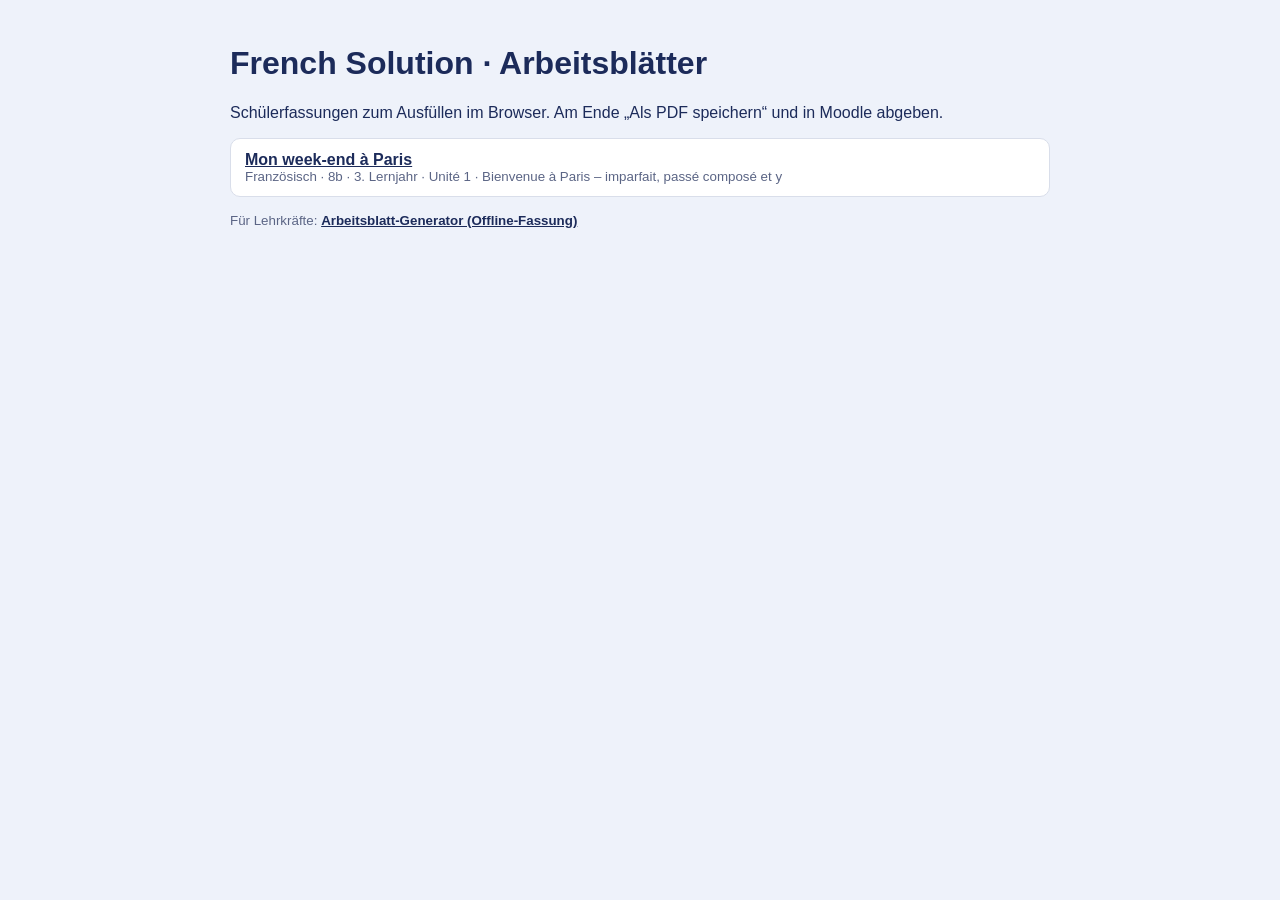
<file: docs/index.html>
<!doctype html><html lang="de"><meta charset="utf-8"><meta name="viewport" content="width=device-width,initial-scale=1"><title>French Solution – Arbeitsblätter</title>
<style>body{font-family:Nunito,Arial,sans-serif;margin:0;background:#EEF2FA;color:#1C2B5A}main{max-width:820px;margin:0 auto;padding:24px 16px}h1{font-family:Fredoka,Nunito,sans-serif;font-weight:600}
ul{list-style:none;padding:0;display:grid;gap:10px}li{background:#fff;border:1px solid #D9DEEA;border-radius:10px;padding:12px 14px}a{color:#1C2B5A;font-weight:700}small{display:block;color:#5B6585}</style>
<main><h1>French Solution · Arbeitsblätter</h1><p>Schülerfassungen zum Ausfüllen im Browser. Am Ende „Als PDF speichern“ und in Moodle abgeben.</p><ul>
<li><a href="blaetter/fs-8b-u1-weekend-paris.html">Mon week-end à Paris</a><small>Französisch · 8b · 3. Lernjahr · Unité 1 · Bienvenue à Paris – imparfait, passé composé et y</small></li>
</ul><p><small>Für Lehrkräfte: <a href="generator/">Arbeitsblatt-Generator (Offline-Fassung)</a></small></p></main></html>
</file>
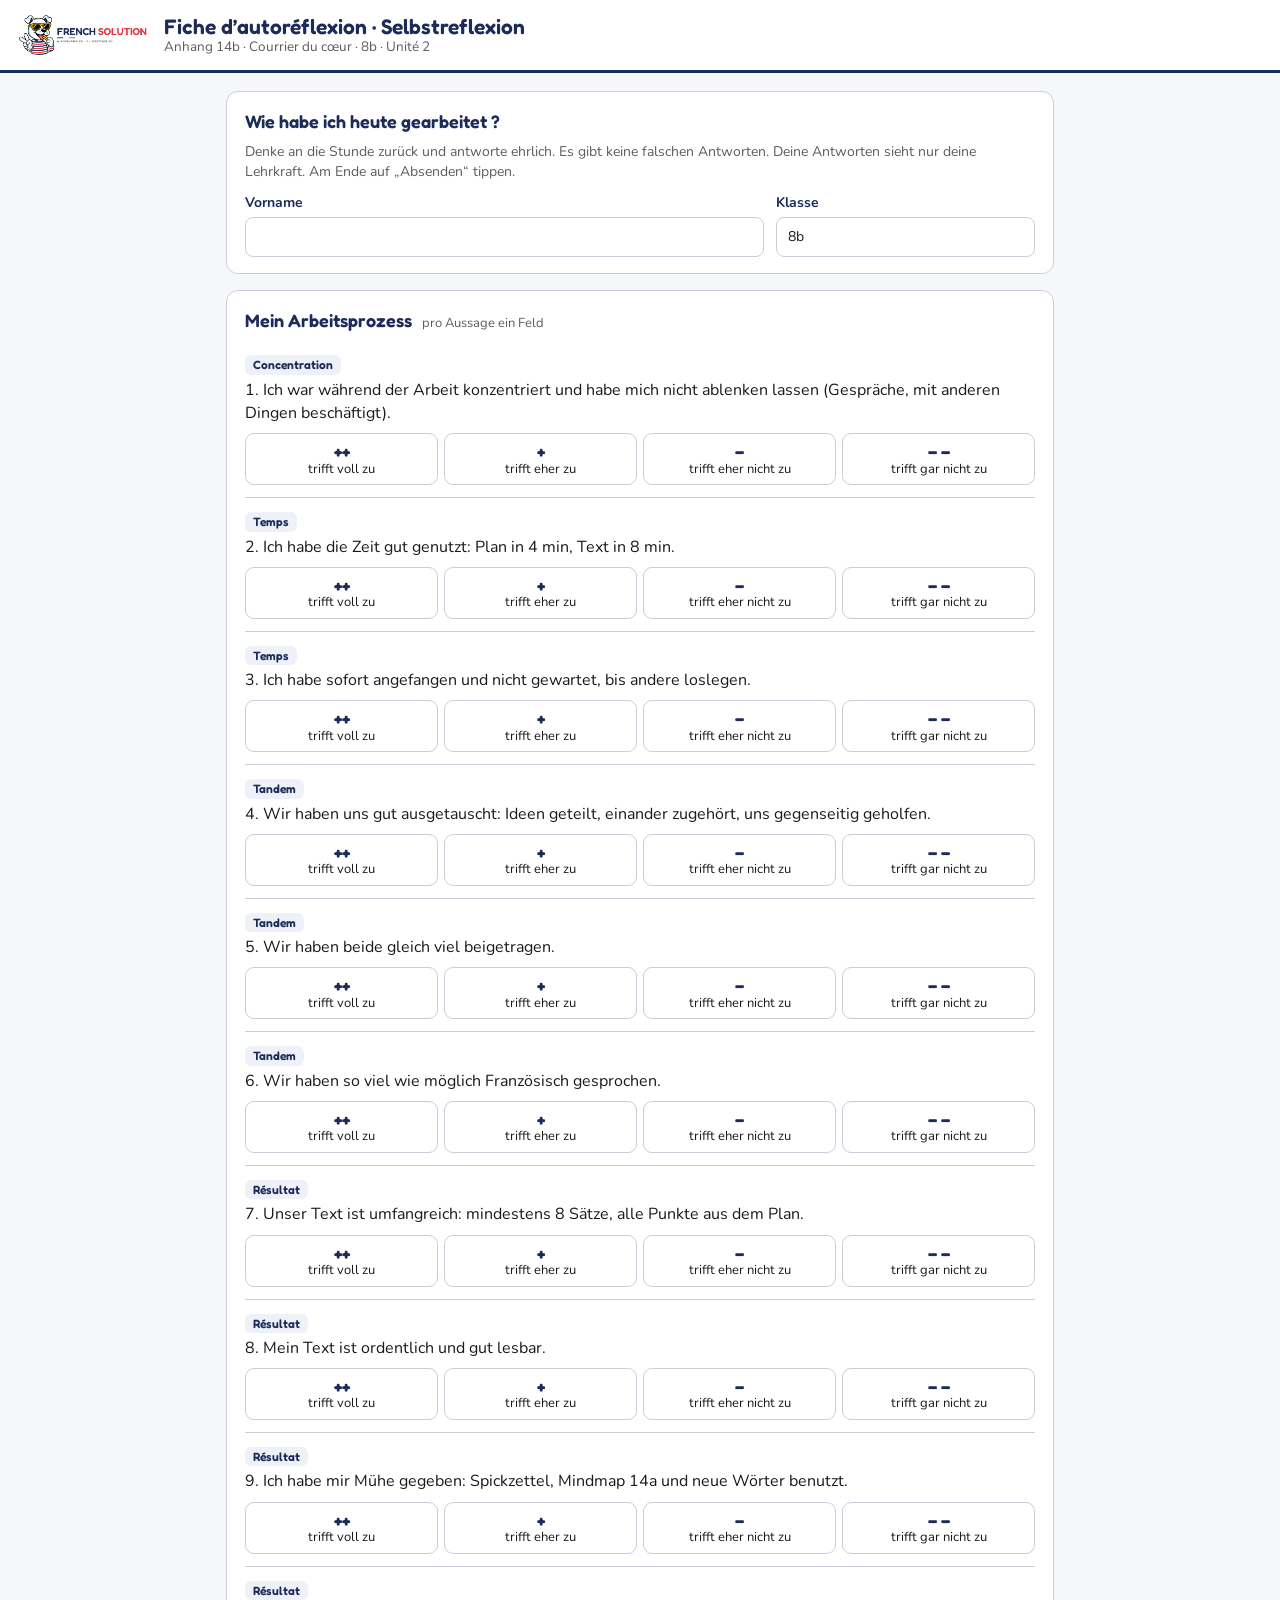
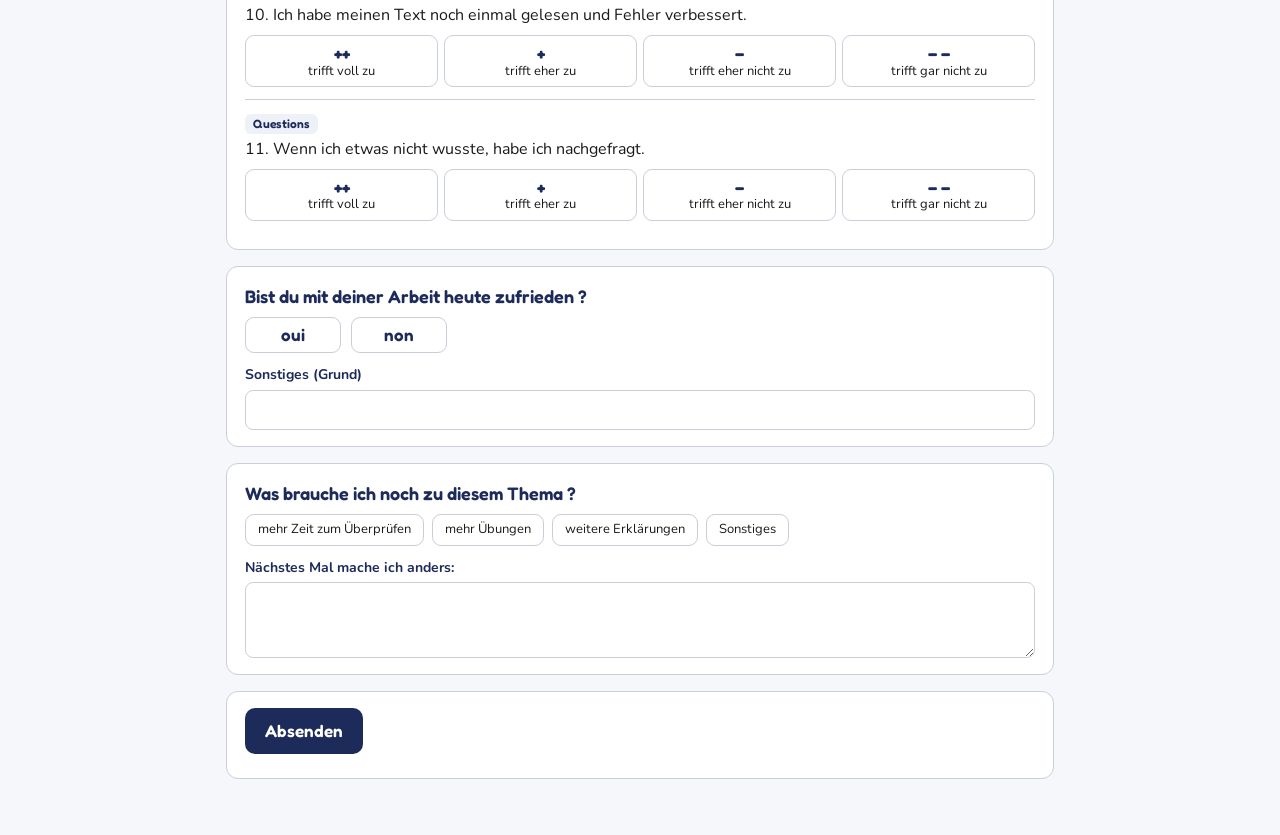
<file: docs/reflexion/14b/index.html>
<!doctype html>
<html lang="de">
<head>
<meta charset="utf-8">
<meta name="viewport" content="width=device-width,initial-scale=1">
<title>Selbstreflexion 14b · French Solution</title>
<link rel="icon" href="../assets/fs-favicon.png">
<link rel="stylesheet" href="../assets/reflexion.css">
</head>
<body>
<header class="kopf"><img src="../assets/fs-logo-quer.png" alt="French Solution"><h1 id="titel">Selbstreflexion</h1></header>
<main>
  <section class="karte">
    <h2>Wie habe ich heute gearbeitet ?</h2>
    <p class="hinweis">Denke an die Stunde zurück und antworte ehrlich. Es gibt keine falschen Antworten. Deine Antworten sieht nur deine Lehrkraft. Am Ende auf „Absenden“ tippen.</p>
    <div class="zeile2">
      <label class="feld">Vorname<input type="text" id="name" autocomplete="given-name"></label>
      <label class="feld">Klasse<input type="text" id="klasse" value="8b"></label>
    </div>
  </section>

  <section class="karte">
    <h2>Mein Arbeitsprozess <small>pro Aussage ein Feld</small></h2>
    <div id="aussagen"></div>
  </section>

  <section class="karte">
    <h2>Bist du mit deiner Arbeit heute zufrieden ?</h2>
    <div class="janein" id="zufrieden" role="radiogroup" aria-label="zufrieden"></div>
    <div class="unter" id="ja-box" hidden><p class="hinweis">oui – weil … <small>(mehrere möglich)</small></p><div class="liste" id="ja"></div></div>
    <div class="unter" id="nein-box" hidden><p class="hinweis">non – weil … <small>(mehrere möglich)</small></p><div class="liste" id="nein"></div></div>
    <div class="unter"><label class="feld">Sonstiges (Grund)<input type="text" id="sonst-grund"></label></div>
  </section>

  <section class="karte">
    <h2>Was brauche ich noch zu diesem Thema ?</h2>
    <div class="liste" id="brauche"></div>
    <div class="unter"><label class="feld">Nächstes Mal mache ich anders:<textarea id="naechstes"></textarea></label></div>
  </section>

  <section class="karte">
    <div class="reihe"><button type="button" class="knopf" id="fertig">Absenden</button></div>
    <p class="meldung" id="meldung" role="status"></p>
  </section>

  <section class="karte" id="abgabe" hidden>
    <h2>Abgeben ohne Verbindung</h2>
    <ol class="schritte">
      <li><b>Datei:</b> <button type="button" class="knopf zw" id="laden">Antwort-Datei speichern</button> und in Moodle bei der Aufgabe „Selbstreflexion 14b“ hochladen.</li>
      <li style="margin-top:10px"><b>Oder Code:</b> <button type="button" class="knopf zw" id="kopieren">Code kopieren</button> und in Moodle als Text abgeben. <span class="meldung ok" id="kopiert"></span>
        <div class="code" id="code" style="margin-top:8px"></div></li>
    </ol>
  </section>
</main>
<script src="bogen.js"></script>
<script src="../assets/speicher.js"></script>
<script src="../assets/bogen-ui.js"></script>
</body>
</html>
</file>
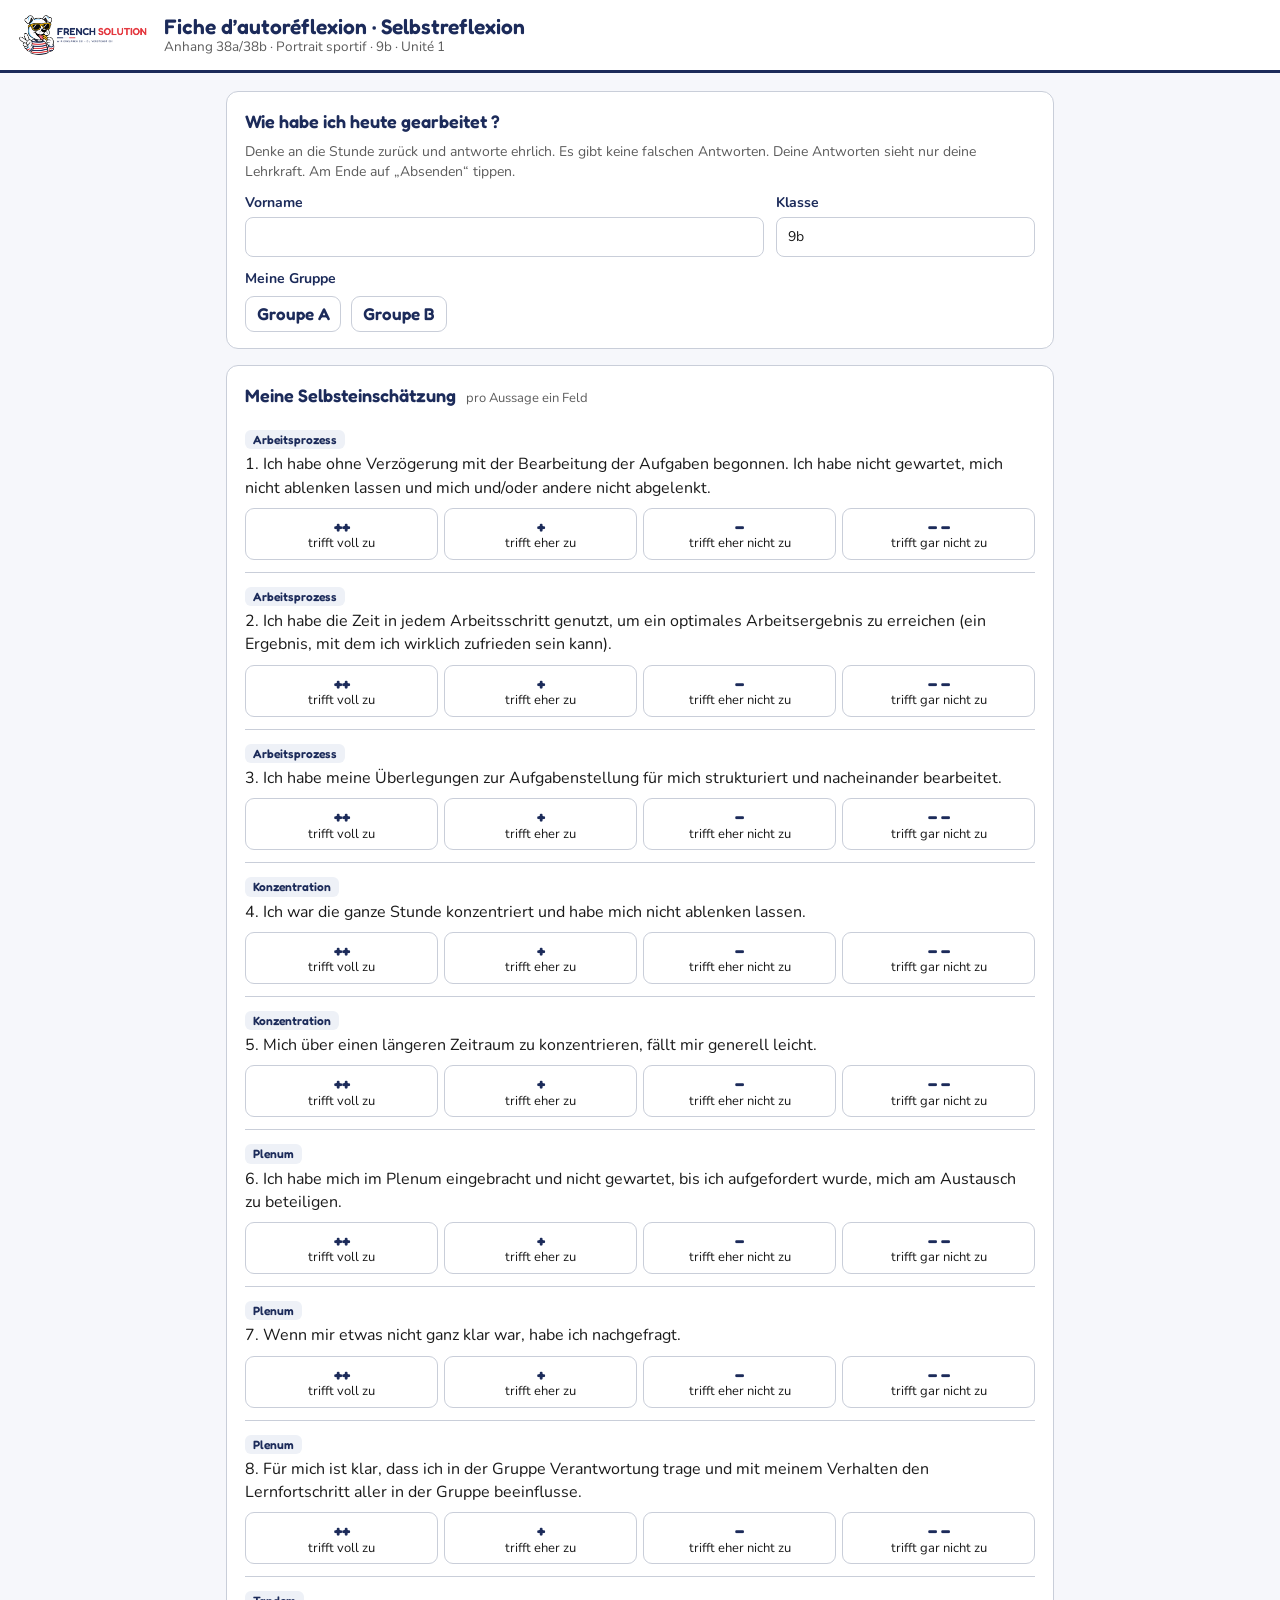
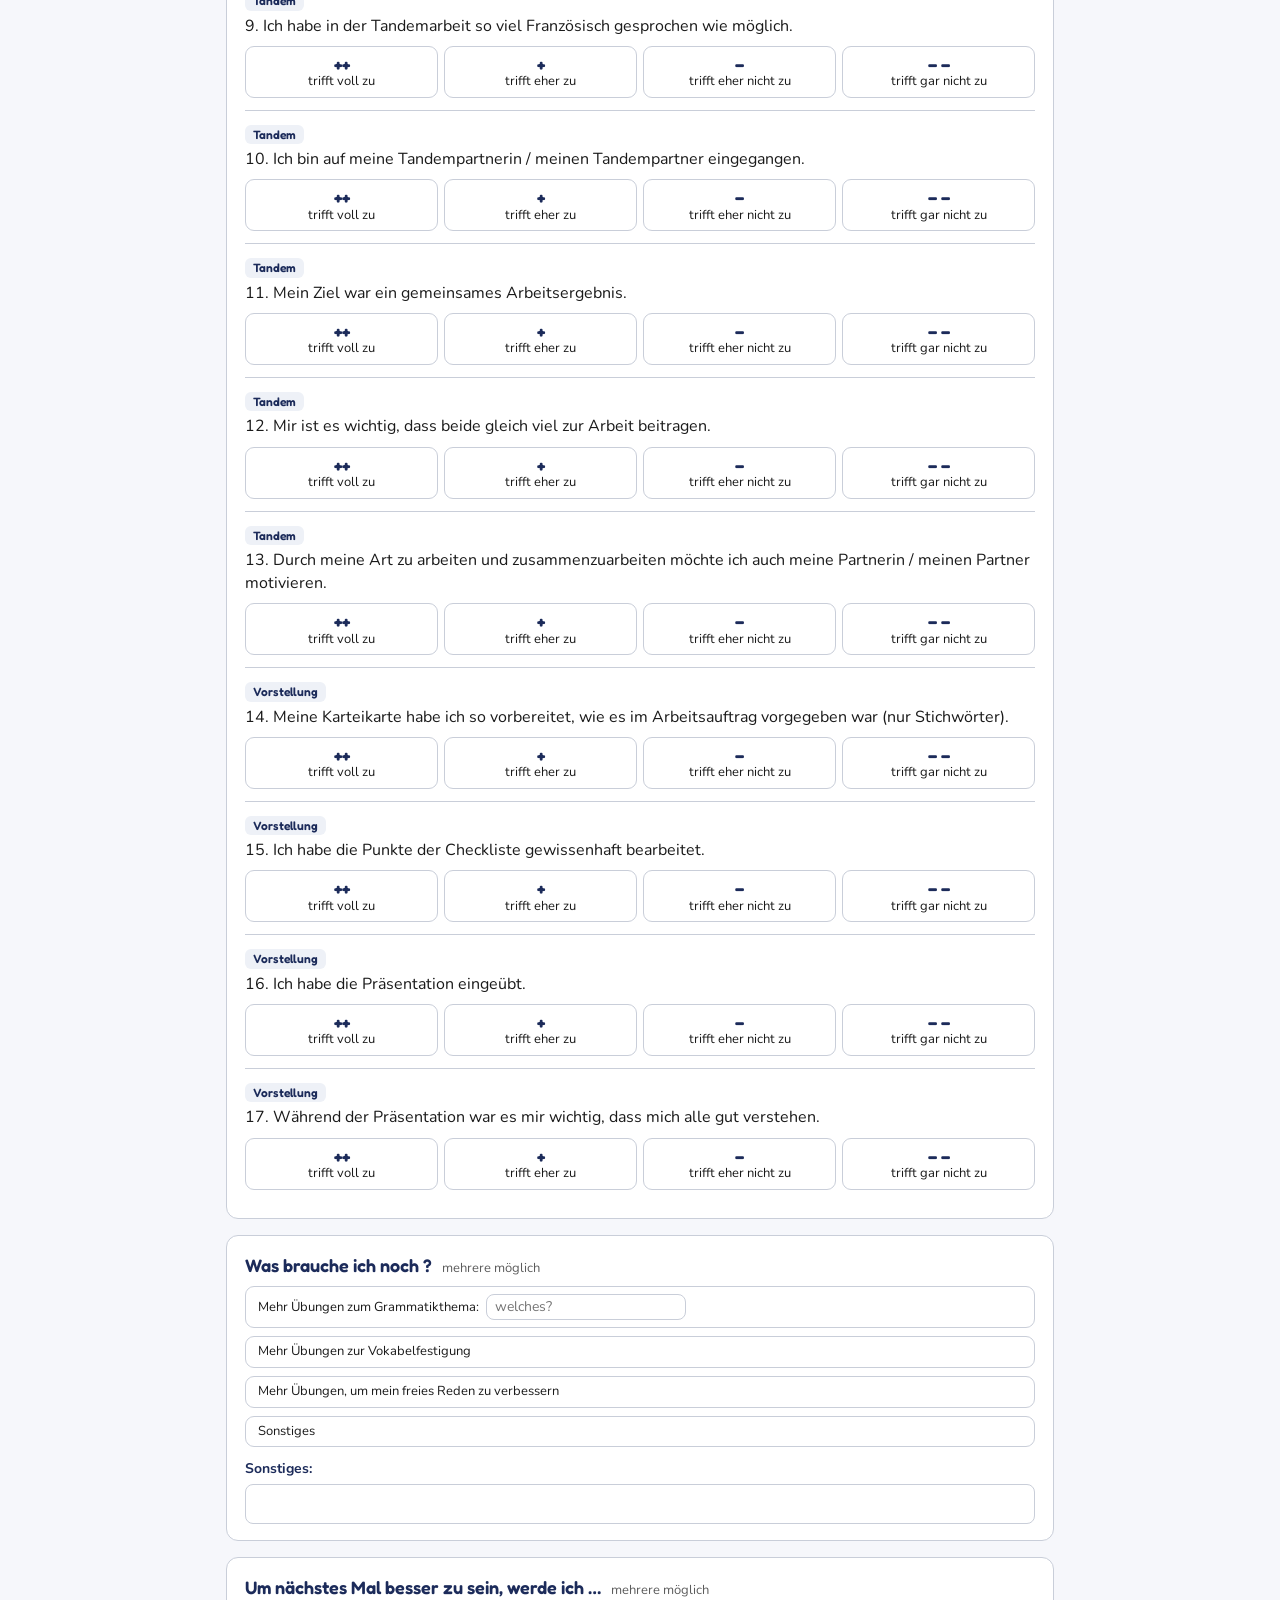
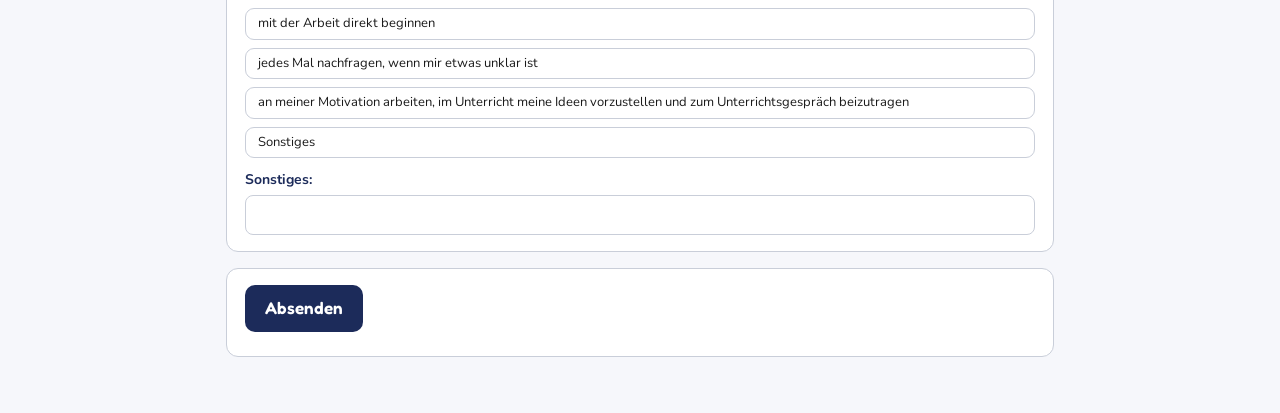
<file: docs/reflexion/38/index.html>
<!doctype html>
<html lang="de">
<head>
<meta charset="utf-8">
<meta name="viewport" content="width=device-width,initial-scale=1">
<title>Selbstreflexion 38 · French Solution</title>
<link rel="icon" href="../assets/fs-favicon.png">
<link rel="stylesheet" href="../assets/reflexion.css">
</head>
<body>
<header class="kopf"><img src="../assets/fs-logo-quer.png" alt="French Solution"><h1 id="titel">Selbstreflexion</h1></header>
<main>
  <section class="karte">
    <h2>Wie habe ich heute gearbeitet ?</h2>
    <p class="hinweis">Denke an die Stunde zurück und antworte ehrlich. Es gibt keine falschen Antworten. Deine Antworten sieht nur deine Lehrkraft. Am Ende auf „Absenden“ tippen.</p>
    <div class="zeile2">
      <label class="feld">Vorname<input type="text" id="name" autocomplete="given-name"></label>
      <label class="feld">Klasse<input type="text" id="klasse" value="9b"></label>
    </div>
    <p class="hinweis unter" style="margin-bottom:6px"><b style="color:var(--navy)">Meine Gruppe</b></p>
    <div class="janein" id="gruppe" role="radiogroup" aria-label="Gruppe"></div>
  </section>

  <section class="karte">
    <h2>Meine Selbsteinschätzung <small>pro Aussage ein Feld</small></h2>
    <div id="aussagen"></div>
  </section>

  <section class="karte">
    <h2>Was brauche ich noch ? <small>mehrere möglich</small></h2>
    <div class="liste spalte" id="brauche"></div>
    <div class="unter"><label class="feld">Sonstiges:<input type="text" id="brauche-sonst"></label></div>
  </section>

  <section class="karte">
    <h2>Um nächstes Mal besser zu sein, werde ich … <small>mehrere möglich</small></h2>
    <div class="liste spalte" id="vorsatz"></div>
    <div class="unter"><label class="feld">Sonstiges:<input type="text" id="vorsatz-sonst"></label></div>
  </section>

  <section class="karte">
    <div class="reihe"><button type="button" class="knopf" id="fertig">Absenden</button></div>
    <p class="meldung" id="meldung" role="status"></p>
  </section>

  <section class="karte" id="abgabe" hidden>
    <h2>Abgeben ohne Verbindung</h2>
    <ol class="schritte">
      <li><b>Datei:</b> <button type="button" class="knopf zw" id="laden">Antwort-Datei speichern</button> und in Moodle bei der Aufgabe „Selbstreflexion 38“ hochladen.</li>
      <li style="margin-top:10px"><b>Oder Code:</b> <button type="button" class="knopf zw" id="kopieren">Code kopieren</button> und in Moodle als Text abgeben. <span class="meldung ok" id="kopiert"></span>
        <div class="code" id="code" style="margin-top:8px"></div></li>
    </ol>
  </section>
</main>
<script src="bogen.js"></script>
<script src="../assets/speicher.js"></script>
<script src="../assets/bogen-ui.js"></script>
</body>
</html>
</file>
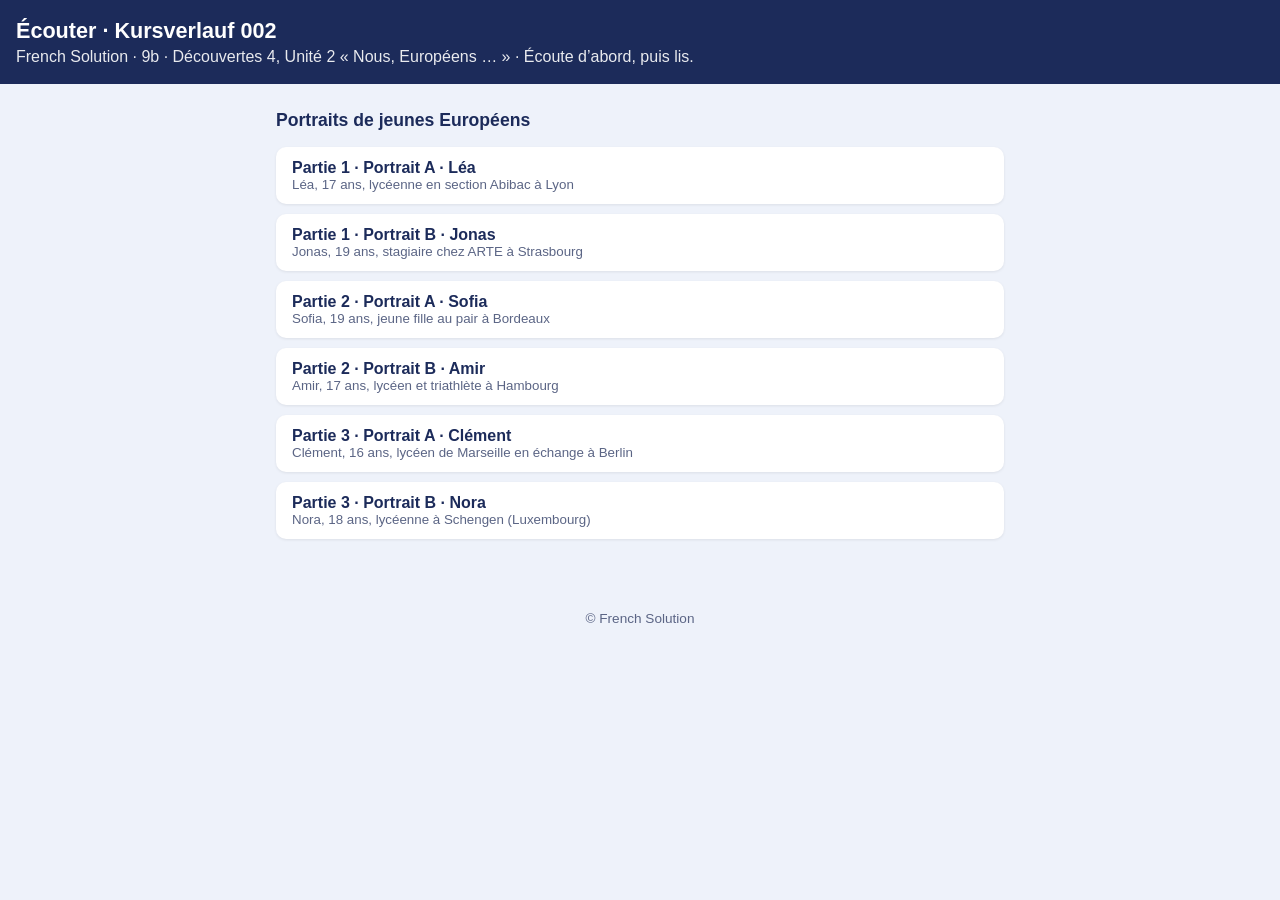
<file: docs/hoeren/9b/kv-002/index.html>
<!DOCTYPE html><html lang="fr"><head><meta charset="utf-8"><meta name="viewport" content="width=device-width, initial-scale=1">
<title>Écouter · Kursverlauf 002 · French Solution</title>
<link rel="icon" href="../../../generator/assets/logo/fs-favicon.png" type="image/png">
<style>
:root{--t:#1C2B5A;--a:#E2383F;--g:#5B6585}
*{box-sizing:border-box} body{margin:0;overflow-x:hidden;font-family:"Helvetica Neue",Arial,sans-serif;color:#111;background:#EEF2FA}
header{background:var(--t);color:#fff;padding:18px 16px} header h1{margin:0;font-size:1.35rem} header p{margin:4px 0 0;opacity:.9}
main{max-width:760px;margin:0 auto;padding:12px 16px 40px}
section{background:#fff;border-radius:10px;padding:14px 16px;margin:14px 0;box-shadow:0 1px 3px rgba(0,0,0,.08)}
h2{color:var(--t);font-size:1.1rem;margin:0 0 4px} .sit{color:var(--g);font-size:.9rem;margin:0 0 10px}
.pl{display:flex;align-items:center;gap:10px;margin:6px 0} .lab{width:62px;font-size:.85rem;color:var(--g)} audio{flex:1;min-width:0;width:100%;max-width:100%}
details{margin-top:8px} summary{cursor:pointer;color:var(--t);font-weight:700} details p{line-height:1.5}
ul.liste{list-style:none;padding:0} ul.liste li{background:#fff;border-radius:10px;margin:10px 0;box-shadow:0 1px 3px rgba(0,0,0,.08)}
ul.liste a{display:block;padding:12px 16px;color:var(--t);text-decoration:none;font-weight:700} ul.liste small{display:block;color:var(--g);font-weight:400}
a.zur{color:var(--t)} footer{text-align:center;color:var(--g);font-size:.85rem;padding:16px}
</style></head><body>
<header><h1>Écouter · Kursverlauf 002</h1><p>French Solution · 9b · Découvertes 4, Unité 2 « Nous, Européens … » · Écoute d’abord, puis lis.</p></header>
<main><h2 style="margin-top:14px">Portraits de jeunes Européens</h2><ul class="liste"><li><a href="portrait-1a/">Partie 1 · Portrait A · Léa<small>Léa, 17 ans, lycéenne en section Abibac à Lyon</small></a></li><li><a href="portrait-1b/">Partie 1 · Portrait B · Jonas<small>Jonas, 19 ans, stagiaire chez ARTE à Strasbourg</small></a></li><li><a href="portrait-2a/">Partie 2 · Portrait A · Sofia<small>Sofia, 19 ans, jeune fille au pair à Bordeaux</small></a></li><li><a href="portrait-2b/">Partie 2 · Portrait B · Amir<small>Amir, 17 ans, lycéen et triathlète à Hambourg</small></a></li><li><a href="portrait-3a/">Partie 3 · Portrait A · Clément<small>Clément, 16 ans, lycéen de Marseille en échange à Berlin</small></a></li><li><a href="portrait-3b/">Partie 3 · Portrait B · Nora<small>Nora, 18 ans, lycéenne à Schengen (Luxembourg)</small></a></li></ul></main><footer>© French Solution</footer></body></html>
</file>
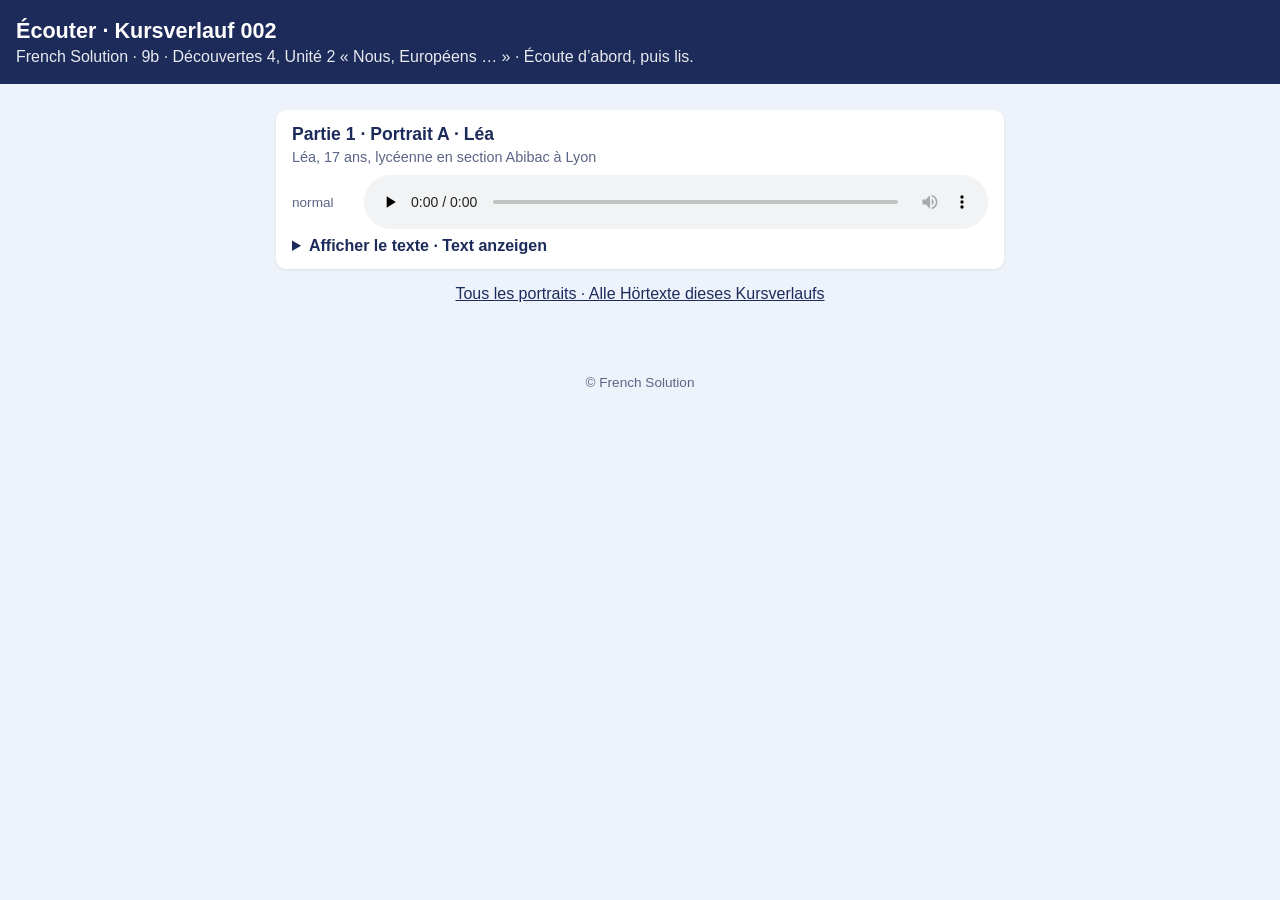
<file: docs/hoeren/9b/kv-002/portrait-1a/index.html>
<!DOCTYPE html><html lang="fr"><head><meta charset="utf-8"><meta name="viewport" content="width=device-width, initial-scale=1">
<title>Écouter · Kursverlauf 002 · French Solution</title>
<link rel="icon" href="../../../../generator/assets/logo/fs-favicon.png" type="image/png">
<style>
:root{--t:#1C2B5A;--a:#E2383F;--g:#5B6585}
*{box-sizing:border-box} body{margin:0;overflow-x:hidden;font-family:"Helvetica Neue",Arial,sans-serif;color:#111;background:#EEF2FA}
header{background:var(--t);color:#fff;padding:18px 16px} header h1{margin:0;font-size:1.35rem} header p{margin:4px 0 0;opacity:.9}
main{max-width:760px;margin:0 auto;padding:12px 16px 40px}
section{background:#fff;border-radius:10px;padding:14px 16px;margin:14px 0;box-shadow:0 1px 3px rgba(0,0,0,.08)}
h2{color:var(--t);font-size:1.1rem;margin:0 0 4px} .sit{color:var(--g);font-size:.9rem;margin:0 0 10px}
.pl{display:flex;align-items:center;gap:10px;margin:6px 0} .lab{width:62px;font-size:.85rem;color:var(--g)} audio{flex:1;min-width:0;width:100%;max-width:100%}
details{margin-top:8px} summary{cursor:pointer;color:var(--t);font-weight:700} details p{line-height:1.5}
ul.liste{list-style:none;padding:0} ul.liste li{background:#fff;border-radius:10px;margin:10px 0;box-shadow:0 1px 3px rgba(0,0,0,.08)}
ul.liste a{display:block;padding:12px 16px;color:var(--t);text-decoration:none;font-weight:700} ul.liste small{display:block;color:var(--g);font-weight:400}
a.zur{color:var(--t)} footer{text-align:center;color:var(--g);font-size:.85rem;padding:16px}
</style></head><body>
<header><h1>Écouter · Kursverlauf 002</h1><p>French Solution · 9b · Découvertes 4, Unité 2 « Nous, Européens … » · Écoute d’abord, puis lis.</p></header>
<main><section><h2>Partie 1 · Portrait A · Léa</h2><p class="sit">Léa, 17 ans, lycéenne en section Abibac à Lyon</p><div class="pl"><span class="lab">normal</span><audio controls preload="none" src="../audio/portrait-1a.mp3"></audio></div><details><summary>Afficher le texte · Text anzeigen</summary><p>Léa est en première dans un lycée de Lyon qui a un jumelage avec un lycée de Francfort. Elle prépare l'Abibac : à la fin de la terminale, elle aura le bac français et l'Abitur allemand. L'année dernière, un programme de l'OFAJ lui a permis de passer trois mois à Francfort, dans la famille de sa correspondante Paula.</p><p>Ce qui m'a plu à Francfort, c'est la vie avec la famille de Paula. Au début, je ne comprenais pas tout ce que les gens disaient, mais après deux semaines, je rêvais déjà en allemand ! La plupart des élèves de ma classe allemande étaient très ouverts. Ils m'ont posé beaucoup de questions sur la France, et moi, je leur ai expliqué ce que le traité de l'Élysée a changé pour nos deux pays.</p><p>Pour moi, l'amitié franco-allemande est un vrai symbole de paix : mes arrière-grands-parents ont connu la Seconde Guerre mondiale, et aujourd'hui, nous faisons des projets ensemble. Plus tard, j'aimerais travailler dans une organisation européenne, peut-être au Parlement européen à Strasbourg. Après le bac, je ferai mes études à Berlin, et Paula viendra faire les siennes à Lyon.</p><p>Aux jeunes qui hésitent, je dis : vous devriez partir ! Un échange vous permettrait de devenir bilingue et de découvrir une autre culture de l'intérieur.</p></details></section><p style="text-align:center"><a class="zur" href="../">Tous les portraits · Alle Hörtexte dieses Kursverlaufs</a></p></main><footer>© French Solution</footer></body></html>
</file>
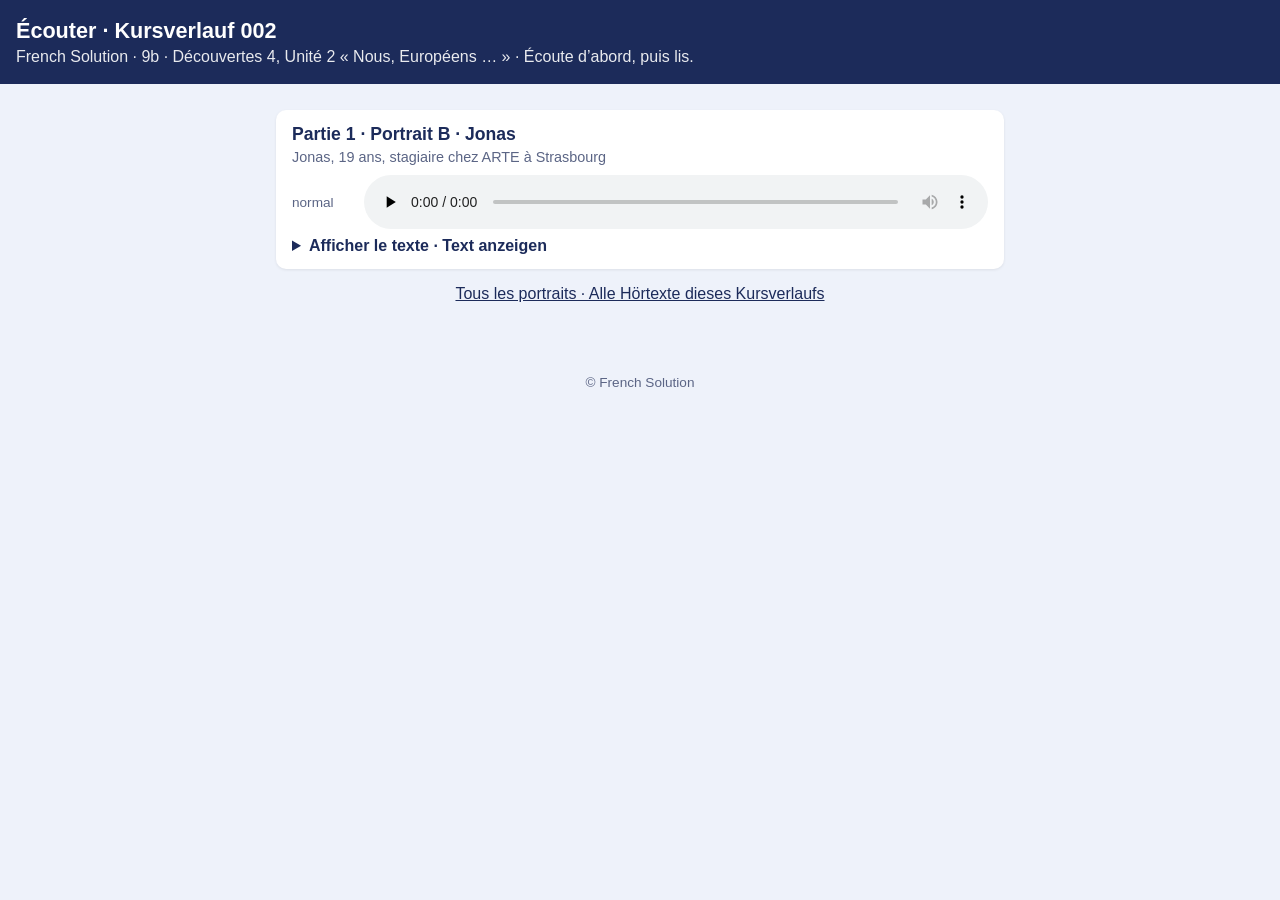
<file: docs/hoeren/9b/kv-002/portrait-1b/index.html>
<!DOCTYPE html><html lang="fr"><head><meta charset="utf-8"><meta name="viewport" content="width=device-width, initial-scale=1">
<title>Écouter · Kursverlauf 002 · French Solution</title>
<link rel="icon" href="../../../../generator/assets/logo/fs-favicon.png" type="image/png">
<style>
:root{--t:#1C2B5A;--a:#E2383F;--g:#5B6585}
*{box-sizing:border-box} body{margin:0;overflow-x:hidden;font-family:"Helvetica Neue",Arial,sans-serif;color:#111;background:#EEF2FA}
header{background:var(--t);color:#fff;padding:18px 16px} header h1{margin:0;font-size:1.35rem} header p{margin:4px 0 0;opacity:.9}
main{max-width:760px;margin:0 auto;padding:12px 16px 40px}
section{background:#fff;border-radius:10px;padding:14px 16px;margin:14px 0;box-shadow:0 1px 3px rgba(0,0,0,.08)}
h2{color:var(--t);font-size:1.1rem;margin:0 0 4px} .sit{color:var(--g);font-size:.9rem;margin:0 0 10px}
.pl{display:flex;align-items:center;gap:10px;margin:6px 0} .lab{width:62px;font-size:.85rem;color:var(--g)} audio{flex:1;min-width:0;width:100%;max-width:100%}
details{margin-top:8px} summary{cursor:pointer;color:var(--t);font-weight:700} details p{line-height:1.5}
ul.liste{list-style:none;padding:0} ul.liste li{background:#fff;border-radius:10px;margin:10px 0;box-shadow:0 1px 3px rgba(0,0,0,.08)}
ul.liste a{display:block;padding:12px 16px;color:var(--t);text-decoration:none;font-weight:700} ul.liste small{display:block;color:var(--g);font-weight:400}
a.zur{color:var(--t)} footer{text-align:center;color:var(--g);font-size:.85rem;padding:16px}
</style></head><body>
<header><h1>Écouter · Kursverlauf 002</h1><p>French Solution · 9b · Découvertes 4, Unité 2 « Nous, Européens … » · Écoute d’abord, puis lis.</p></header>
<main><section><h2>Partie 1 · Portrait B · Jonas</h2><p class="sit">Jonas, 19 ans, stagiaire chez ARTE à Strasbourg</p><div class="pl"><span class="lab">normal</span><audio controls preload="none" src="../audio/portrait-1b.mp3"></audio></div><details><summary>Afficher le texte · Text anzeigen</summary><p>Jonas vient de Fribourg-en-Brisgau, une ville allemande à une vingtaine de kilomètres de l'Alsace. Après son Abitur, il fait un stage de six mois chez ARTE, la chaîne de télévision franco-allemande. Il travaille pour une émission culturelle sur les jeunes en Europe.</p><p>Chez ARTE, la plupart des journalistes parlent les deux langues : ils passent du français à l'allemand sans problème. Ce que je trouve génial, c'est que chaque émission est faite pour les deux pays. Ce qui me plaît aussi, ce sont mes collègues : ils ont cinq nationalités différentes !</p><p>Pour notre prochaine émission, nous comparons la France et l'Allemagne avec des chiffres. Vous saviez que l'Allemagne a une population plus importante que la France, mais une superficie plus petite ? La France a aussi un littoral beaucoup plus long, et c'est la première destination touristique du monde : elle attire chaque année environ cent millions de visiteurs ! Mais pour moi, les ressemblances entre nos deux pays sont plus importantes que les différences.</p><p>Vous aimeriez faire un stage en France ? Alors, voici mes conseils : vous devriez écrire votre lettre de motivation en français, et il faudrait compléter votre CV avec vos compétences linguistiques. L'année prochaine, je commencerai des études de journalisme à Berlin. Mais un jour, je reviendrai à Strasbourg, c'est sûr !</p></details></section><p style="text-align:center"><a class="zur" href="../">Tous les portraits · Alle Hörtexte dieses Kursverlaufs</a></p></main><footer>© French Solution</footer></body></html>
</file>
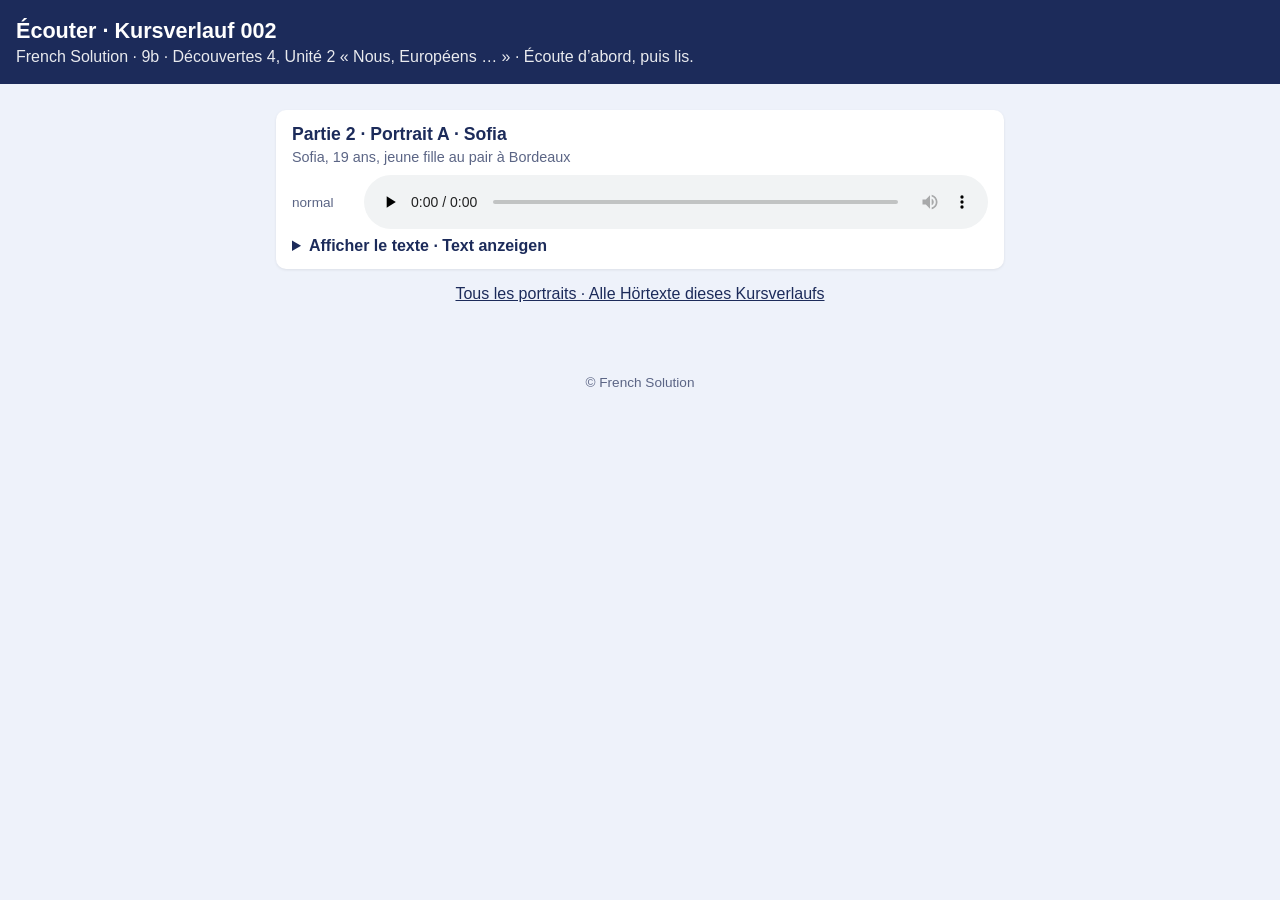
<file: docs/hoeren/9b/kv-002/portrait-2a/index.html>
<!DOCTYPE html><html lang="fr"><head><meta charset="utf-8"><meta name="viewport" content="width=device-width, initial-scale=1">
<title>Écouter · Kursverlauf 002 · French Solution</title>
<link rel="icon" href="../../../../generator/assets/logo/fs-favicon.png" type="image/png">
<style>
:root{--t:#1C2B5A;--a:#E2383F;--g:#5B6585}
*{box-sizing:border-box} body{margin:0;overflow-x:hidden;font-family:"Helvetica Neue",Arial,sans-serif;color:#111;background:#EEF2FA}
header{background:var(--t);color:#fff;padding:18px 16px} header h1{margin:0;font-size:1.35rem} header p{margin:4px 0 0;opacity:.9}
main{max-width:760px;margin:0 auto;padding:12px 16px 40px}
section{background:#fff;border-radius:10px;padding:14px 16px;margin:14px 0;box-shadow:0 1px 3px rgba(0,0,0,.08)}
h2{color:var(--t);font-size:1.1rem;margin:0 0 4px} .sit{color:var(--g);font-size:.9rem;margin:0 0 10px}
.pl{display:flex;align-items:center;gap:10px;margin:6px 0} .lab{width:62px;font-size:.85rem;color:var(--g)} audio{flex:1;min-width:0;width:100%;max-width:100%}
details{margin-top:8px} summary{cursor:pointer;color:var(--t);font-weight:700} details p{line-height:1.5}
ul.liste{list-style:none;padding:0} ul.liste li{background:#fff;border-radius:10px;margin:10px 0;box-shadow:0 1px 3px rgba(0,0,0,.08)}
ul.liste a{display:block;padding:12px 16px;color:var(--t);text-decoration:none;font-weight:700} ul.liste small{display:block;color:var(--g);font-weight:400}
a.zur{color:var(--t)} footer{text-align:center;color:var(--g);font-size:.85rem;padding:16px}
</style></head><body>
<header><h1>Écouter · Kursverlauf 002</h1><p>French Solution · 9b · Découvertes 4, Unité 2 « Nous, Européens … » · Écoute d’abord, puis lis.</p></header>
<main><section><h2>Partie 2 · Portrait A · Sofia</h2><p class="sit">Sofia, 19 ans, jeune fille au pair à Bordeaux</p><div class="pl"><span class="lab">normal</span><audio controls preload="none" src="../audio/portrait-2a.mp3"></audio></div><details><summary>Afficher le texte · Text anzeigen</summary><p>Sofia vient de Naples, en Italie. Depuis septembre, elle fait un séjour au pair à Bordeaux : une famille française l'accueille, et elle s'occupe de deux enfants, Hugo et Léonie. En échange, elle a une chambre, elle mange avec la famille et elle suit un cours de français.</p><p>Les premiers jours n'ont pas été faciles. Le deuxième jour, j'ai perdu ma carte bancaire. Heureusement, c'est Hugo, le petit garçon dont je m'occupe, qui l'a retrouvée sous le canapé ! Avant de partir, j'avais quelques préjugés sur les Français : je pensais qu'ils étaient un peu froids. Mais la famille dont je fais partie maintenant est très chaleureuse. Ce séjour est le plus grand défi de ma vie, mais aussi le plus beau. Si je n'avais pas cette famille, je me sentirais seule ici.</p><p>À ceux qui hésitent à partir, je donne trois conseils. D'abord : si vous partez au pair, n'oubliez pas votre carte européenne d'assurance maladie. Ensuite : si vous avez le mal du pays, parlez-en avec votre famille d'accueil. Enfin : comparez les familles et choisissez celle qui vous plaît vraiment. Les frais ne sont pas élevés, et c'est un moyen génial de découvrir un pays de l'intérieur.</p><p>Ma famille italienne et celle de Bordeaux se sont déjà parlé en vidéo. L'été prochain, si tout va bien, Hugo et Léonie viendront à Naples avec leurs parents.</p></details></section><p style="text-align:center"><a class="zur" href="../">Tous les portraits · Alle Hörtexte dieses Kursverlaufs</a></p></main><footer>© French Solution</footer></body></html>
</file>
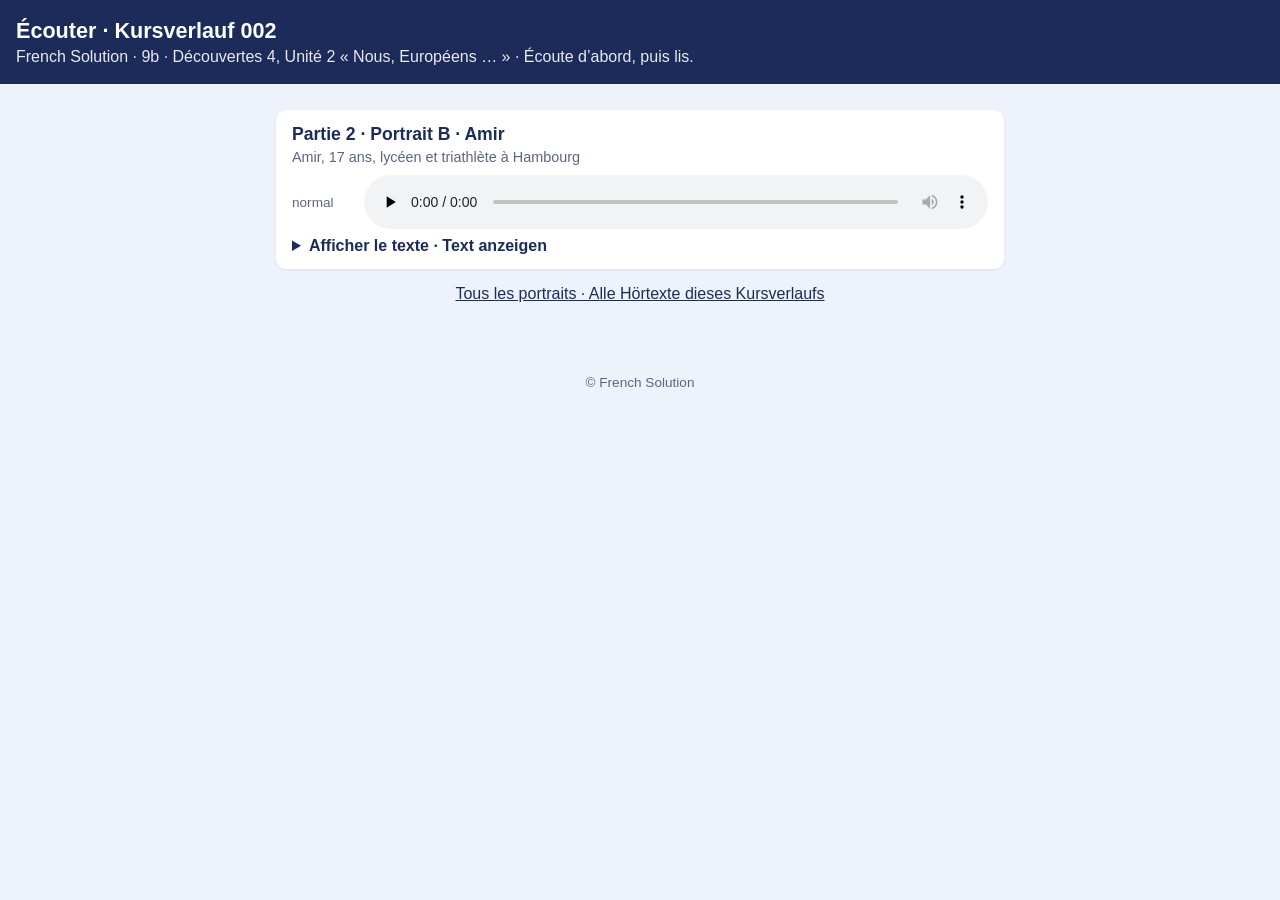
<file: docs/hoeren/9b/kv-002/portrait-2b/index.html>
<!DOCTYPE html><html lang="fr"><head><meta charset="utf-8"><meta name="viewport" content="width=device-width, initial-scale=1">
<title>Écouter · Kursverlauf 002 · French Solution</title>
<link rel="icon" href="../../../../generator/assets/logo/fs-favicon.png" type="image/png">
<style>
:root{--t:#1C2B5A;--a:#E2383F;--g:#5B6585}
*{box-sizing:border-box} body{margin:0;overflow-x:hidden;font-family:"Helvetica Neue",Arial,sans-serif;color:#111;background:#EEF2FA}
header{background:var(--t);color:#fff;padding:18px 16px} header h1{margin:0;font-size:1.35rem} header p{margin:4px 0 0;opacity:.9}
main{max-width:760px;margin:0 auto;padding:12px 16px 40px}
section{background:#fff;border-radius:10px;padding:14px 16px;margin:14px 0;box-shadow:0 1px 3px rgba(0,0,0,.08)}
h2{color:var(--t);font-size:1.1rem;margin:0 0 4px} .sit{color:var(--g);font-size:.9rem;margin:0 0 10px}
.pl{display:flex;align-items:center;gap:10px;margin:6px 0} .lab{width:62px;font-size:.85rem;color:var(--g)} audio{flex:1;min-width:0;width:100%;max-width:100%}
details{margin-top:8px} summary{cursor:pointer;color:var(--t);font-weight:700} details p{line-height:1.5}
ul.liste{list-style:none;padding:0} ul.liste li{background:#fff;border-radius:10px;margin:10px 0;box-shadow:0 1px 3px rgba(0,0,0,.08)}
ul.liste a{display:block;padding:12px 16px;color:var(--t);text-decoration:none;font-weight:700} ul.liste small{display:block;color:var(--g);font-weight:400}
a.zur{color:var(--t)} footer{text-align:center;color:var(--g);font-size:.85rem;padding:16px}
</style></head><body>
<header><h1>Écouter · Kursverlauf 002</h1><p>French Solution · 9b · Découvertes 4, Unité 2 « Nous, Européens … » · Écoute d’abord, puis lis.</p></header>
<main><section><h2>Partie 2 · Portrait B · Amir</h2><p class="sit">Amir, 17 ans, lycéen et triathlète à Hambourg</p><div class="pl"><span class="lab">normal</span><audio controls preload="none" src="../audio/portrait-2b.mp3"></audio></div><details><summary>Afficher le texte · Text anzeigen</summary><p>Amir est né à Alep, en Syrie. En 2015, quand il avait six ans, il est arrivé en Allemagne avec ses parents et sa petite sœur, comme beaucoup de réfugiés. Aujourd'hui, il habite à Hambourg et il va au lycée. Sa passion, c'est le triathlon : il s'entraîne six jours sur sept, souvent en plein air, même s'il pleut.</p><p>Mon identité ? C'est celle d'un jeune Européen dont les racines sont en Syrie. Je parle la langue de mes parents à la maison, l'allemand avec mes amis et le français au lycée. Le sport m'a beaucoup aidé : dans mon club, personne ne me demande d'où je viens. Ce qui compte, c'est le résultat !</p><p>Mais j'ai aussi vécu des discriminations. Un jour, dans le bus, un homme m'a dit : « Rentre chez toi ! » Je n'ai rien répondu, mais cette phrase, je l'ai gardée en tête pendant longtemps. Le racisme et l'intolérance sont des problèmes dont on devrait parler plus souvent à l'école. Pour moi, l'Europe, c'est la liberté, la paix et le respect. Si je pouvais changer une chose, j'organiserais plus de rencontres entre les jeunes de tous les pays.</p><p>L'été prochain, je participerai à mon premier triathlon international, au Danemark. Si je finis dans les dix premiers, je serai le garçon le plus heureux du monde !</p></details></section><p style="text-align:center"><a class="zur" href="../">Tous les portraits · Alle Hörtexte dieses Kursverlaufs</a></p></main><footer>© French Solution</footer></body></html>
</file>
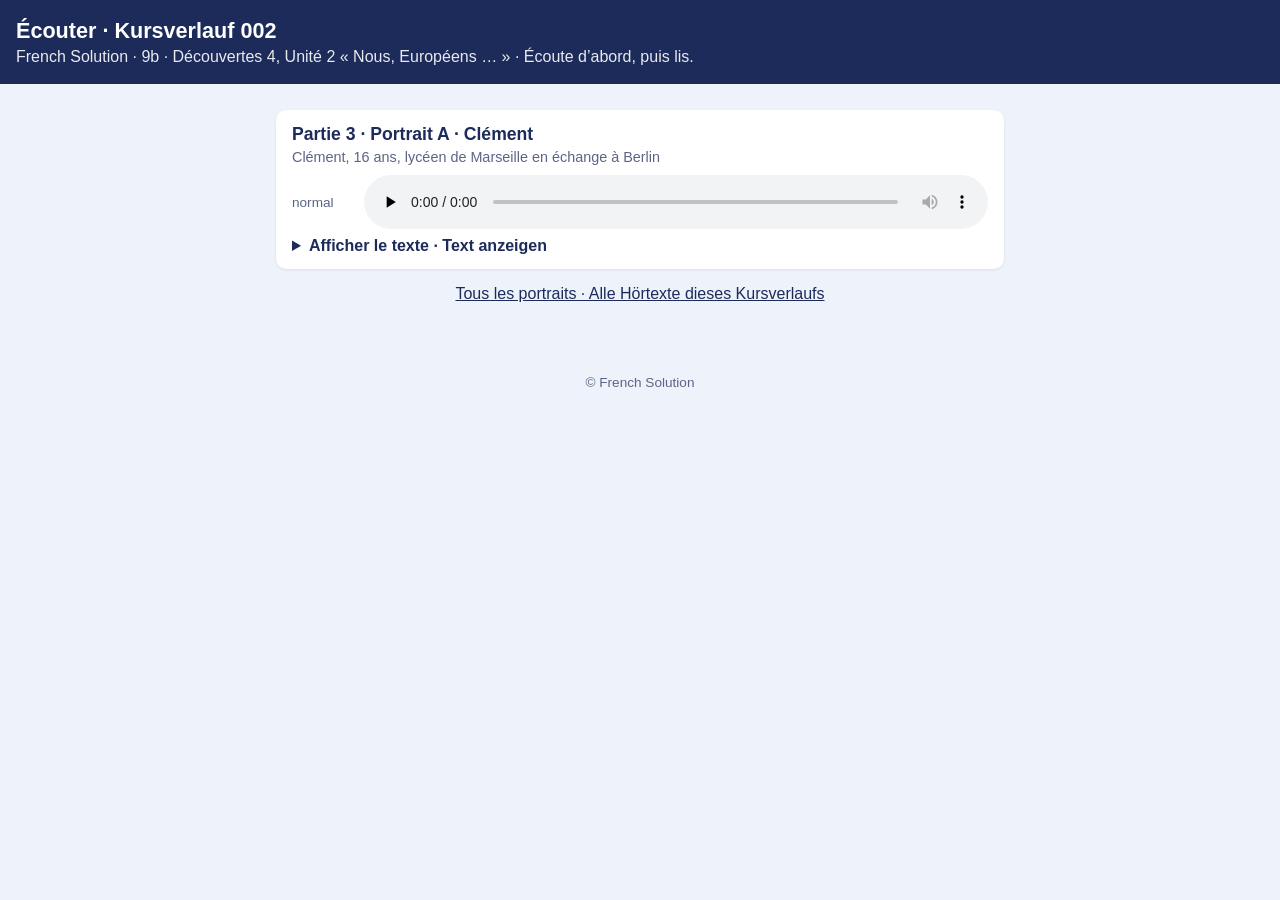
<file: docs/hoeren/9b/kv-002/portrait-3a/index.html>
<!DOCTYPE html><html lang="fr"><head><meta charset="utf-8"><meta name="viewport" content="width=device-width, initial-scale=1">
<title>Écouter · Kursverlauf 002 · French Solution</title>
<link rel="icon" href="../../../../generator/assets/logo/fs-favicon.png" type="image/png">
<style>
:root{--t:#1C2B5A;--a:#E2383F;--g:#5B6585}
*{box-sizing:border-box} body{margin:0;overflow-x:hidden;font-family:"Helvetica Neue",Arial,sans-serif;color:#111;background:#EEF2FA}
header{background:var(--t);color:#fff;padding:18px 16px} header h1{margin:0;font-size:1.35rem} header p{margin:4px 0 0;opacity:.9}
main{max-width:760px;margin:0 auto;padding:12px 16px 40px}
section{background:#fff;border-radius:10px;padding:14px 16px;margin:14px 0;box-shadow:0 1px 3px rgba(0,0,0,.08)}
h2{color:var(--t);font-size:1.1rem;margin:0 0 4px} .sit{color:var(--g);font-size:.9rem;margin:0 0 10px}
.pl{display:flex;align-items:center;gap:10px;margin:6px 0} .lab{width:62px;font-size:.85rem;color:var(--g)} audio{flex:1;min-width:0;width:100%;max-width:100%}
details{margin-top:8px} summary{cursor:pointer;color:var(--t);font-weight:700} details p{line-height:1.5}
ul.liste{list-style:none;padding:0} ul.liste li{background:#fff;border-radius:10px;margin:10px 0;box-shadow:0 1px 3px rgba(0,0,0,.08)}
ul.liste a{display:block;padding:12px 16px;color:var(--t);text-decoration:none;font-weight:700} ul.liste small{display:block;color:var(--g);font-weight:400}
a.zur{color:var(--t)} footer{text-align:center;color:var(--g);font-size:.85rem;padding:16px}
</style></head><body>
<header><h1>Écouter · Kursverlauf 002</h1><p>French Solution · 9b · Découvertes 4, Unité 2 « Nous, Européens … » · Écoute d’abord, puis lis.</p></header>
<main><section><h2>Partie 3 · Portrait A · Clément</h2><p class="sit">Clément, 16 ans, lycéen de Marseille en échange à Berlin</p><div class="pl"><span class="lab">normal</span><audio controls preload="none" src="../audio/portrait-3a.mp3"></audio></div><details><summary>Afficher le texte · Text anzeigen</summary><p>Clément passe trois mois dans un lycée berlinois, dans le quartier de Schöneberg. Il vit chez son correspondant Lukas. Après un mois, il écrit un e-mail à sa grand-mère, qui n'a jamais quitté Marseille.</p><p>Chère Mamie,</p><p>Je suis à Berlin depuis un mois. La ville est énorme, je ne m'attendais pas à ça ! Ce qui m'a surpris d'abord, ce sont les vélos : les Berlinois roulent partout, même en hiver. Le premier jour, je me suis perdu dans le métro ; le lendemain, Lukas m'a montré le chemin, et maintenant, je connais le quartier par cœur.</p><p>Ici, on mange souvent des saucisses avec des frites : c'est très gras, mais c'est bon ! Mon immeuble est entouré de restaurants turcs, grecs et vietnamiens. J'ai vu dans une vitrine une veste en cuir que j'aimerais bien t'offrir pour Noël, mais elle est trop chère …</p><p>Les coutumes sont un peu différentes : le soir, on mange souvent froid, et le dimanche, tous les magasins sont fermés. Au début, je me sentais étranger, mais maintenant, je suis bien dans ma peau ici. Lukas et moi, nous avons tourné une vidéo pour notre projet d'échange. Notre slogan : « Dépassons les frontières ! » Je te l'enverrai bientôt, et tu pourras la commenter.</p><p>Si tu venais me voir, je te montrerais le café dont je t'ai parlé au téléphone.</p><p>Je t'embrasse très fort,</p><p>Clément</p></details></section><p style="text-align:center"><a class="zur" href="../">Tous les portraits · Alle Hörtexte dieses Kursverlaufs</a></p></main><footer>© French Solution</footer></body></html>
</file>
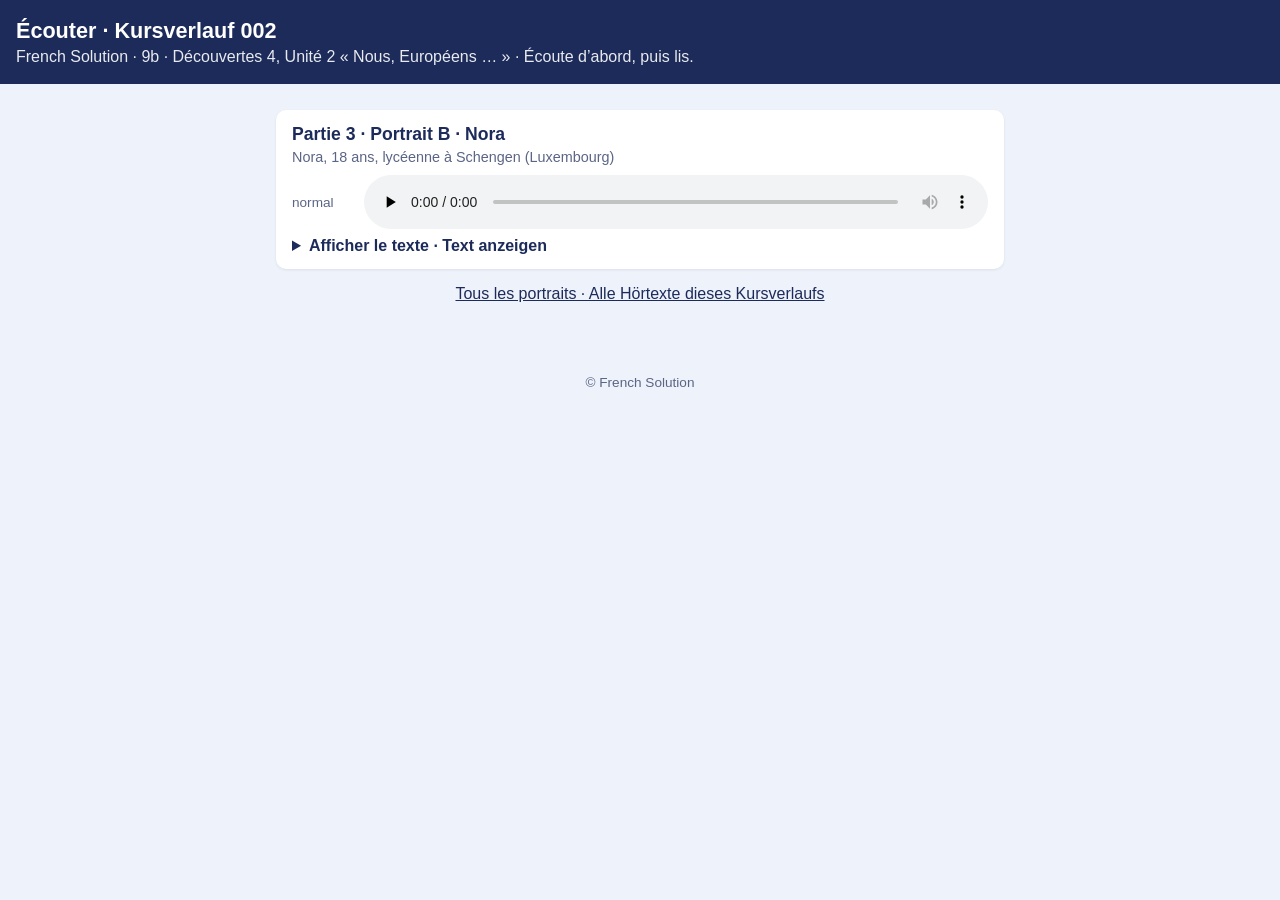
<file: docs/hoeren/9b/kv-002/portrait-3b/index.html>
<!DOCTYPE html><html lang="fr"><head><meta charset="utf-8"><meta name="viewport" content="width=device-width, initial-scale=1">
<title>Écouter · Kursverlauf 002 · French Solution</title>
<link rel="icon" href="../../../../generator/assets/logo/fs-favicon.png" type="image/png">
<style>
:root{--t:#1C2B5A;--a:#E2383F;--g:#5B6585}
*{box-sizing:border-box} body{margin:0;overflow-x:hidden;font-family:"Helvetica Neue",Arial,sans-serif;color:#111;background:#EEF2FA}
header{background:var(--t);color:#fff;padding:18px 16px} header h1{margin:0;font-size:1.35rem} header p{margin:4px 0 0;opacity:.9}
main{max-width:760px;margin:0 auto;padding:12px 16px 40px}
section{background:#fff;border-radius:10px;padding:14px 16px;margin:14px 0;box-shadow:0 1px 3px rgba(0,0,0,.08)}
h2{color:var(--t);font-size:1.1rem;margin:0 0 4px} .sit{color:var(--g);font-size:.9rem;margin:0 0 10px}
.pl{display:flex;align-items:center;gap:10px;margin:6px 0} .lab{width:62px;font-size:.85rem;color:var(--g)} audio{flex:1;min-width:0;width:100%;max-width:100%}
details{margin-top:8px} summary{cursor:pointer;color:var(--t);font-weight:700} details p{line-height:1.5}
ul.liste{list-style:none;padding:0} ul.liste li{background:#fff;border-radius:10px;margin:10px 0;box-shadow:0 1px 3px rgba(0,0,0,.08)}
ul.liste a{display:block;padding:12px 16px;color:var(--t);text-decoration:none;font-weight:700} ul.liste small{display:block;color:var(--g);font-weight:400}
a.zur{color:var(--t)} footer{text-align:center;color:var(--g);font-size:.85rem;padding:16px}
</style></head><body>
<header><h1>Écouter · Kursverlauf 002</h1><p>French Solution · 9b · Découvertes 4, Unité 2 « Nous, Européens … » · Écoute d’abord, puis lis.</p></header>
<main><section><h2>Partie 3 · Portrait B · Nora</h2><p class="sit">Nora, 18 ans, lycéenne à Schengen (Luxembourg)</p><div class="pl"><span class="lab">normal</span><audio controls preload="none" src="../audio/portrait-3b.mp3"></audio></div><details><summary>Afficher le texte · Text anzeigen</summary><p>Nora habite à Schengen, un petit village du Luxembourg au bord de la Moselle. Ici, trois pays se rencontrent : le Luxembourg, la France et l'Allemagne. Sa mère est française, son père luxembourgeois, et Nora traverse les frontières plusieurs fois par jour.</p><p>Chez nous, les frontières, on ne les voit presque plus. Le matin, je prends le bus pour aller au lycée au Luxembourg, l'après-midi, je vais au club de basket en Allemagne, et le soir, je fais les courses avec ma mère en France. C'est à Schengen qu'en 1985, cinq pays ont signé l'accord qui a permis de supprimer peu à peu les contrôles aux frontières. Ce que les jeunes oublient souvent, c'est que ça n'a pas toujours été comme ça : mon grand-père devait montrer ses papiers chaque fois qu'il allait voir sa fiancée de l'autre côté de la Moselle !</p><p>Je parle quatre langues. Est-ce que je suis luxembourgeoise, française ou européenne ? Je crois que je suis tout ça à la fois. Pour moi, la plus grande valeur de l'Europe, c'est la liberté. Si un jour les contrôles revenaient, ce serait une catastrophe pour notre région, dont beaucoup d'habitants traversent la frontière tous les jours pour aller travailler.</p><p>Plus tard, j'aimerais devenir interprète au Parlement européen. Ce serait le métier idéal pour une fille qui a grandi entre trois pays !</p></details></section><p style="text-align:center"><a class="zur" href="../">Tous les portraits · Alle Hörtexte dieses Kursverlaufs</a></p></main><footer>© French Solution</footer></body></html>
</file>
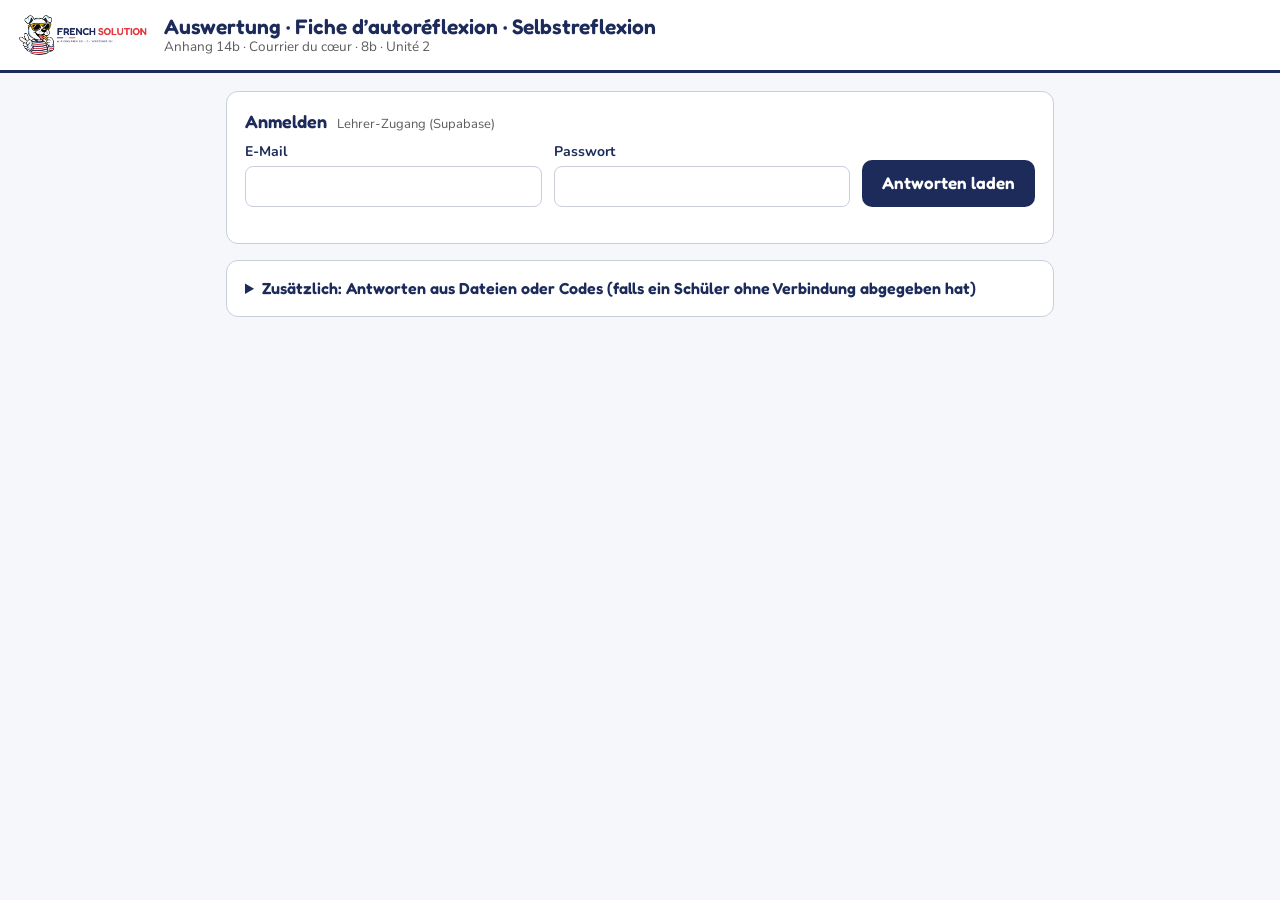
<file: docs/reflexion/14b/auswertung.html>
<!doctype html>
<html lang="de">
<head>
<meta charset="utf-8">
<meta name="viewport" content="width=device-width,initial-scale=1">
<meta name="robots" content="noindex">
<title>Auswertung Selbstreflexion 14b · French Solution</title>
<link rel="icon" href="../assets/fs-favicon.png">
<link rel="stylesheet" href="../assets/reflexion.css">
</head>
<body>
<header class="kopf"><img src="../assets/fs-logo-quer.png" alt="French Solution"><h1 id="titel">Auswertung</h1></header>
<main>
  <section class="karte" id="anmeldung">
    <h2>Anmelden <small>Lehrer-Zugang (Supabase)</small></h2>
    <form id="login" class="zeile2" style="grid-template-columns:1fr 1fr auto;align-items:end">
      <label class="feld">E-Mail<input type="text" id="email" autocomplete="username"></label>
      <label class="feld">Passwort<input type="password" id="passwort" autocomplete="current-password" style="font:inherit;border:1px solid var(--linie);border-radius:8px;padding:9px 11px"></label>
      <button type="submit" class="knopf">Antworten laden</button>
    </form>
    <div class="reihe unter"><button type="button" class="knopf zw" id="neu-laden" hidden>Neu laden</button></div>
    <p class="meldung" id="login-meldung" role="status"></p>
  </section>

  <details class="karte" id="eingabe">
    <summary style="cursor:pointer;font-family:Fredoka,Nunito,sans-serif;font-weight:600;color:var(--navy)">Zusätzlich: Antworten aus Dateien oder Codes (falls ein Schüler ohne Verbindung abgegeben hat)</summary>
    <p class="hinweis">Antwort-Dateien hineinziehen oder Codes einfügen. Sie werden zu den geladenen Antworten hinzugefügt (nur in diesem Browser).</p>
    <label class="ablage" id="ablage">Dateien hierher ziehen oder <u>auswählen</u> (mehrere möglich)<input type="file" id="datei" accept=".json,.txt" multiple hidden></label>
    <div class="unter"><label class="feld">Codes einfügen (beliebig viele, z. B. aus dem Moodle-Download)<textarea id="codes" placeholder="FSR1:…"></textarea></label></div>
    <div class="reihe unter"><button type="button" class="knopf" id="codes-ok">Codes einlesen</button><button type="button" class="knopf zw" id="leeren">Alle entfernen</button></div>
    <p class="meldung" id="meldung" role="status"></p>
    <p class="hinweis" id="anzahl"></p>
  </details>

  <div id="ergebnis" hidden>
    <section class="karte"><h2>Überblick</h2><div class="kacheln" id="kacheln"></div>
      <div class="diagramme2 unter"><figure><figcaption>Klassenprofil <small>Durchschnitt je Bereich, 100 % = alle „++“</small></figcaption><div class="dg" style="height:300px"><canvas id="radar"></canvas></div></figure>
      <figure><figcaption>Zufrieden mit der eigenen Arbeit ?</figcaption><div class="dg" style="height:300px"><canvas id="donut"></canvas></div></figure></div>
      <div class="reihe unter"><button type="button" class="knopf zw" id="csv">Tabelle (CSV) speichern</button><button type="button" class="knopf zw" onclick="print()">Drucken / PDF</button></div></section>
    <section class="karte">
      <h2>Arbeitsprozess <small>Anzahl der Antworten je Stufe</small></h2>
      <p class="hinweis">Links Ablehnung (– / – –), rechts Zustimmung (+ / ++), Anteil der Klasse in %. Mit der Maus über einen Balken fahren zeigt die Aussage und die Anzahl.</p>
      <label class="hinweis"><input type="checkbox" id="sort"> nach Schwächen sortieren (niedrigste Einschätzung zuerst)</label>
      <div class="dg" id="likert-box"><canvas id="likert"></canvas></div>
    </section>
    <section class="karte"><h2>Gründe für (Un-)Zufriedenheit</h2>
      <div class="diagramme2"><figure><figcaption>oui – weil …</figcaption><div class="dg" style="height:230px"><canvas id="gruende-ja"></canvas></div></figure>
      <figure><figcaption>non – weil …</figcaption><div class="dg" style="height:230px"><canvas id="gruende-nein"></canvas></div></figure></div>
    </section>
    <section class="karte"><h2>Was brauchen die Schüler noch ?</h2><div class="dg" style="height:190px"><canvas id="brauche"></canvas></div></section>
    <section class="karte"><h2>„Nächstes Mal mache ich anders“</h2><ul id="frei"></ul></section>
    <section class="karte"><h2>Einzelprofile <small>für Feedbackgespräche</small></h2><div class="profile" id="profile"></div></section>
    <section class="karte"><h2>Einzelübersicht</h2><div style="overflow-x:auto"><table class="tab" id="tabelle"></table></div></section>
  </div>
</main>
<script src="bogen.js"></script>
<script src="../assets/chart.umd.min.js"></script>
<script src="../assets/speicher.js"></script>
<script src="../assets/auswertung.js"></script>
</body>
</html>
</file>
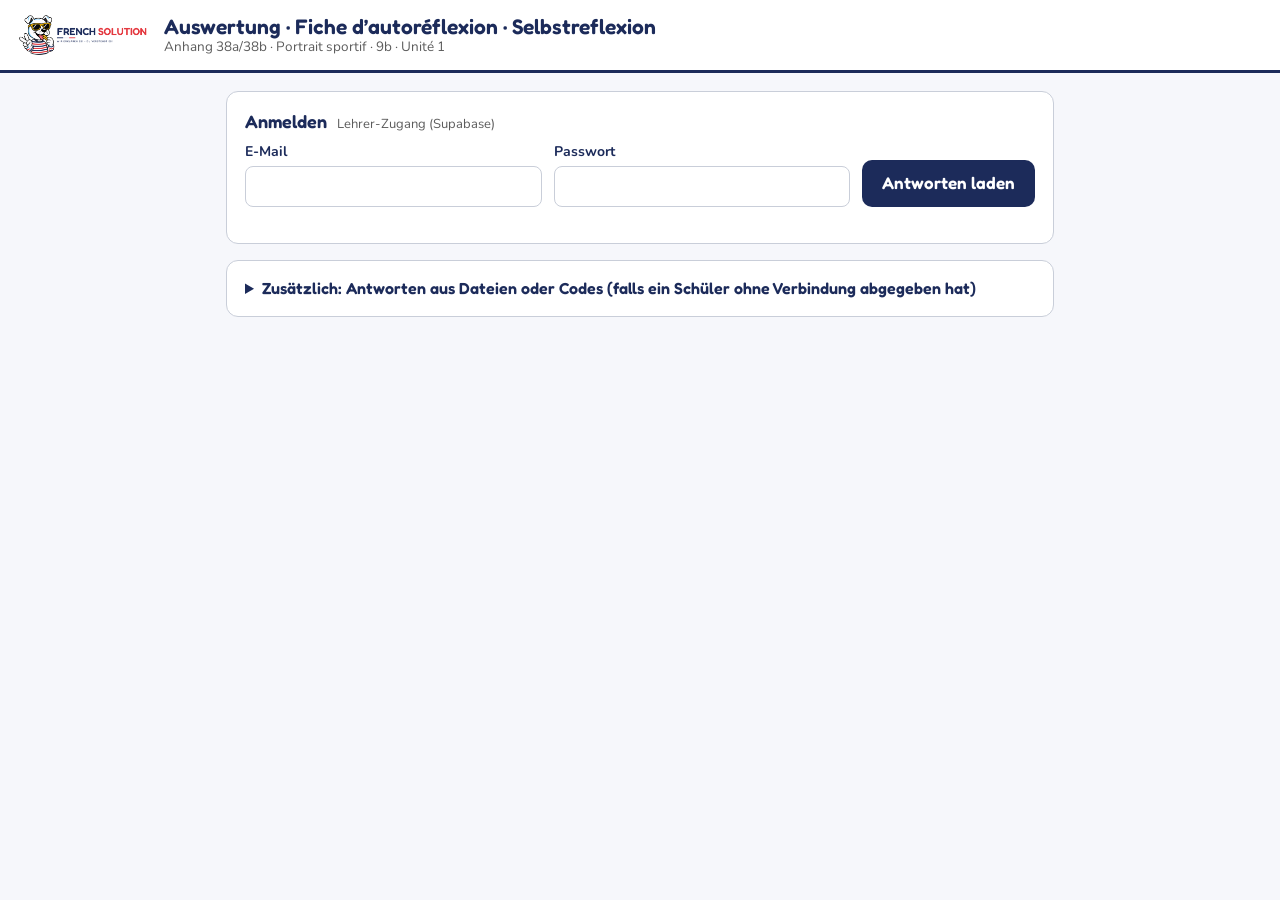
<file: docs/reflexion/38/auswertung.html>
<!doctype html>
<html lang="de">
<head>
<meta charset="utf-8">
<meta name="viewport" content="width=device-width,initial-scale=1">
<meta name="robots" content="noindex">
<title>Auswertung Selbstreflexion 38 · French Solution</title>
<link rel="icon" href="../assets/fs-favicon.png">
<link rel="stylesheet" href="../assets/reflexion.css">
</head>
<body>
<header class="kopf"><img src="../assets/fs-logo-quer.png" alt="French Solution"><h1 id="titel">Auswertung</h1></header>
<main>
  <section class="karte" id="anmeldung">
    <h2>Anmelden <small>Lehrer-Zugang (Supabase)</small></h2>
    <form id="login" class="zeile2" style="grid-template-columns:1fr 1fr auto;align-items:end">
      <label class="feld">E-Mail<input type="text" id="email" autocomplete="username"></label>
      <label class="feld">Passwort<input type="password" id="passwort" autocomplete="current-password" style="font:inherit;border:1px solid var(--linie);border-radius:8px;padding:9px 11px"></label>
      <button type="submit" class="knopf">Antworten laden</button>
    </form>
    <div class="reihe unter"><button type="button" class="knopf zw" id="neu-laden" hidden>Neu laden</button></div>
    <p class="meldung" id="login-meldung" role="status"></p>
  </section>

  <details class="karte" id="eingabe">
    <summary style="cursor:pointer;font-family:Fredoka,Nunito,sans-serif;font-weight:600;color:var(--navy)">Zusätzlich: Antworten aus Dateien oder Codes (falls ein Schüler ohne Verbindung abgegeben hat)</summary>
    <p class="hinweis">Antwort-Dateien hineinziehen oder Codes einfügen. Sie werden zu den geladenen Antworten hinzugefügt (nur in diesem Browser).</p>
    <label class="ablage" id="ablage">Dateien hierher ziehen oder <u>auswählen</u> (mehrere möglich)<input type="file" id="datei" accept=".json,.txt" multiple hidden></label>
    <div class="unter"><label class="feld">Codes einfügen (beliebig viele, z. B. aus dem Moodle-Download)<textarea id="codes" placeholder="FSR1:…"></textarea></label></div>
    <div class="reihe unter"><button type="button" class="knopf" id="codes-ok">Codes einlesen</button><button type="button" class="knopf zw" id="leeren">Alle entfernen</button></div>
    <p class="meldung" id="meldung" role="status"></p>
    <p class="hinweis" id="anzahl"></p>
  </details>

  <div id="ergebnis" hidden>
    <section class="karte"><h2>Überblick</h2><div class="kacheln" id="kacheln"></div>
      <div class="unter"><figure><figcaption>Klassenprofil <small>Durchschnitt je Bereich, 100 % = alle „++“</small></figcaption><div class="dg" style="height:300px"><canvas id="radar"></canvas></div></figure>
</div>
      <div class="reihe unter"><button type="button" class="knopf zw" id="csv">Tabelle (CSV) speichern</button><button type="button" class="knopf zw" onclick="print()">Drucken / PDF</button></div></section>
    <section class="karte">
      <h2>Selbsteinschätzung <small>Anzahl der Antworten je Stufe</small></h2>
      <p class="hinweis">Links Ablehnung (– / – –), rechts Zustimmung (+ / ++), Anteil der Klasse in %. Mit der Maus über einen Balken fahren zeigt die Aussage und die Anzahl.</p>
      <label class="hinweis"><input type="checkbox" id="sort"> nach Schwächen sortieren (niedrigste Einschätzung zuerst)</label>
      <div class="dg" id="likert-box"><canvas id="likert"></canvas></div>
    </section>
    <section class="karte"><h2>Was brauchen die Schüler noch ?</h2><div class="dg" style="height:190px"><canvas id="brauche"></canvas></div></section>
    <section class="karte"><h2>„Um nächstes Mal besser zu sein, werde ich …“</h2><div class="dg" style="height:190px"><canvas id="vorsatz"></canvas></div></section>
    <section class="karte"><h2>Freitexte</h2><ul id="frei"></ul></section>
    <section class="karte"><h2>Einzelprofile <small>für Feedbackgespräche</small></h2><div class="profile" id="profile"></div></section>
    <section class="karte"><h2>Einzelübersicht</h2><div style="overflow-x:auto"><table class="tab" id="tabelle"></table></div></section>
  </div>
</main>
<script src="bogen.js"></script>
<script src="../assets/chart.umd.min.js"></script>
<script src="../assets/speicher.js"></script>
<script src="../assets/auswertung.js"></script>
</body>
</html>
</file>
<file: docs/reflexion/assets/reflexion.css>
/* Selbstreflexion French Solution: Bogen (Schüler) und Auswertung (Lehrkraft); Schriften lokal, damit es in Peking ohne Google Fonts läuft */
@font-face{font-family:Fredoka;src:url(Fredoka.ttf) format('truetype');font-weight:300 700;font-display:swap}
@font-face{font-family:Nunito;src:url(Nunito.ttf) format('truetype');font-weight:200 900;font-display:swap}
:root{--navy:#1C2B5A;--rouge:#E2383F;--clair:#EEF1F7;--linie:#C9CED9;--grau:#5C5C5C;--bg:#F6F7FB;--weiss:#fff;--ok:#1F7A4D;color-scheme:light}
*{box-sizing:border-box}
body{margin:0;background:var(--bg);color:#1a1a1a;font-family:Nunito,'Segoe UI',Arial,sans-serif;font-size:16px;line-height:1.45}
.kopf{background:var(--weiss);border-bottom:3px solid var(--navy);padding:12px max(16px,env(safe-area-inset-left,0px));display:flex;align-items:center;gap:14px;flex-wrap:wrap}
.kopf img{height:46px}
.kopf h1{font-family:Fredoka,Nunito,sans-serif;font-weight:600;color:var(--navy);font-size:21px;margin:0;line-height:1.15}
.kopf h1 small{display:block;font-family:Nunito,sans-serif;font-weight:400;font-size:13.5px;color:var(--grau)}
main{max-width:860px;margin:0 auto;padding:18px max(16px,env(safe-area-inset-left,0px)) 40px}
.karte{background:var(--weiss);border:1px solid var(--linie);border-radius:12px;padding:16px 18px;margin-bottom:16px}
.karte h2{font-family:Fredoka,Nunito,sans-serif;font-weight:600;color:var(--navy);font-size:18px;margin:0 0 8px}
.karte h2 small{font-family:Nunito,sans-serif;font-weight:400;color:var(--grau);font-size:13px;margin-left:6px}
.hinweis{color:var(--grau);font-size:14px;margin:0 0 10px}
label.feld{display:flex;flex-direction:column;gap:4px;font-weight:700;color:var(--navy);font-size:14px}
input[type=text],textarea{font:inherit;font-weight:400;color:#1a1a1a;border:1px solid var(--linie);border-radius:8px;padding:9px 11px;width:100%;background:#fff}
textarea{min-height:76px;resize:vertical}
input:focus-visible,textarea:focus-visible,button:focus-visible,.wahl input:focus-visible+span{outline:3px solid var(--rouge);outline-offset:2px}
.zeile2{display:grid;grid-template-columns:2fr 1fr;gap:12px}
@media (max-width:560px){.zeile2{grid-template-columns:1fr}}
/* Aussage mit vier Stufen (ohne Mitte) */
.aussage{border-top:1px solid var(--linie);padding:12px 0}
.aussage:first-of-type{border-top:0}
.aussage .k{display:inline-block;font-family:Fredoka,Nunito,sans-serif;font-weight:600;font-size:12px;color:var(--navy);background:var(--clair);border-radius:6px;padding:1px 8px;margin-bottom:4px}
.aussage p{margin:0 0 8px}
.stufen{display:grid;grid-template-columns:repeat(4,1fr);gap:6px}
.wahl{position:relative;display:block;cursor:pointer}
.wahl input{position:absolute;opacity:0;inset:0}
.wahl span{display:block;text-align:center;border:1.5px solid var(--linie);border-radius:9px;padding:7px 4px;font-size:13px;line-height:1.2;background:#fff}
.wahl span b{display:block;font-family:Fredoka,Nunito,sans-serif;font-size:17px;color:var(--navy)}
.wahl input:checked+span{border-color:var(--navy);background:var(--navy);color:#fff}
.wahl input:checked+span b{color:#fff}
.liste{display:flex;flex-wrap:wrap;gap:8px}
.liste .wahl span{padding:7px 12px;text-align:left}
.janein{display:flex;gap:10px}
.janein .wahl span{min-width:96px;font-family:Fredoka,Nunito,sans-serif;font-size:17px;font-weight:600;color:var(--navy)}
.unter{margin-top:12px}
.liste.spalte{flex-direction:column}
.wahl.mitfeld input.inzeile{position:relative;z-index:1;opacity:1;display:inline-block;width:200px;max-width:100%;padding:4px 8px;margin-left:4px;font-size:14px}
.wahl input:checked+span .inzeile{color:#1a1a1a}
.unter[hidden]{display:none}
.knopf{font:inherit;font-family:Fredoka,Nunito,sans-serif;font-weight:600;font-size:17px;border:0;border-radius:10px;padding:11px 20px;background:var(--navy);color:#fff;cursor:pointer}
.knopf.zw{background:#fff;color:var(--navy);border:1.5px solid var(--navy)}
.knopf:disabled{opacity:.5;cursor:not-allowed}
.reihe{display:flex;flex-wrap:wrap;gap:10px;align-items:center}
.meldung{font-size:14px;margin:8px 0 0}
.meldung.fehler{color:var(--rouge)}.meldung.ok{color:var(--ok)}
.code{font-family:ui-monospace,Menlo,Consolas,monospace;font-size:12px;word-break:break-all;background:var(--clair);border-radius:8px;padding:10px;max-height:140px;overflow:auto;user-select:all}
.schritte{margin:6px 0 0;padding-left:22px}
/* Auswertung */
.balken{display:grid;grid-template-columns:minmax(0,1fr) 46%;gap:10px;align-items:center;padding:8px 0;border-top:1px solid var(--linie)}
.balken:first-of-type{border-top:0}
@media (max-width:640px){.balken{grid-template-columns:1fr}}
.balken .t{font-size:14px}.balken .t .k{display:inline-block;font-family:Fredoka,Nunito,sans-serif;font-weight:600;font-size:11px;color:var(--navy);background:var(--clair);border-radius:5px;padding:0 6px;margin-right:4px}
.stapel{display:flex;height:24px;border-radius:6px;overflow:hidden;background:#EEF0F4}
.stapel div{display:grid;place-items:center;color:#fff;font-size:12px;font-weight:700;min-width:0}
.leg{display:flex;flex-wrap:wrap;gap:12px;font-size:13px;margin:4px 0 10px}
.leg i{display:inline-block;width:12px;height:12px;border-radius:3px;margin-right:5px;vertical-align:-1px}
.hbar{display:grid;grid-template-columns:minmax(0,1fr) 50% 32px;gap:8px;align-items:center;font-size:14px;padding:3px 0}
.hbar .bar{height:16px;border-radius:4px;background:var(--navy)}
.hbar .bar.rot{background:var(--rouge)}
.zahl{font-family:Fredoka,Nunito,sans-serif;font-weight:600;color:var(--navy)}
table.tab{border-collapse:collapse;width:100%;font-size:13px}
table.tab th,table.tab td{border:1px solid var(--linie);padding:5px 7px;text-align:left;vertical-align:top}
table.tab th{background:var(--clair);color:var(--navy)}
.ablage{border:2px dashed var(--navy);border-radius:12px;padding:22px;text-align:center;background:#fff;color:var(--navy)}
.ablage.ueber{background:var(--clair)}
.kacheln{display:flex;flex-wrap:wrap;gap:12px}
.kachel{background:var(--clair);border-radius:10px;padding:10px 14px;min-width:120px}
.kachel b{display:block;font-family:Fredoka,Nunito,sans-serif;font-size:26px;color:var(--navy);line-height:1.1}
.kachel span{font-size:13px;color:var(--grau)}
.diagramme2{display:grid;grid-template-columns:1fr 1fr;gap:16px}
@media (max-width:700px){.diagramme2{grid-template-columns:1fr}}
figure{margin:0}figcaption{font-family:Fredoka,Nunito,sans-serif;font-weight:600;color:var(--navy);font-size:15px;margin-bottom:6px}
figcaption small{font-family:Nunito,sans-serif;font-weight:400;color:var(--grau);font-size:12.5px;margin-left:6px}
.dg{position:relative;width:100%}
.profile{display:grid;grid-template-columns:repeat(auto-fill,minmax(220px,1fr));gap:12px}
.profil{border:1px solid var(--linie);border-radius:10px;padding:8px 10px}
.profil b{font-family:Fredoka,Nunito,sans-serif;color:var(--navy)}.profil small{color:var(--grau);margin-left:6px}
.profil .dg{height:190px}
@media print{.dg canvas{max-width:100%!important;height:auto!important}.kopf{border-bottom-width:2px}.knopf,.ablage,#eingabe{display:none!important}.karte{break-inside:avoid}}
</file>
